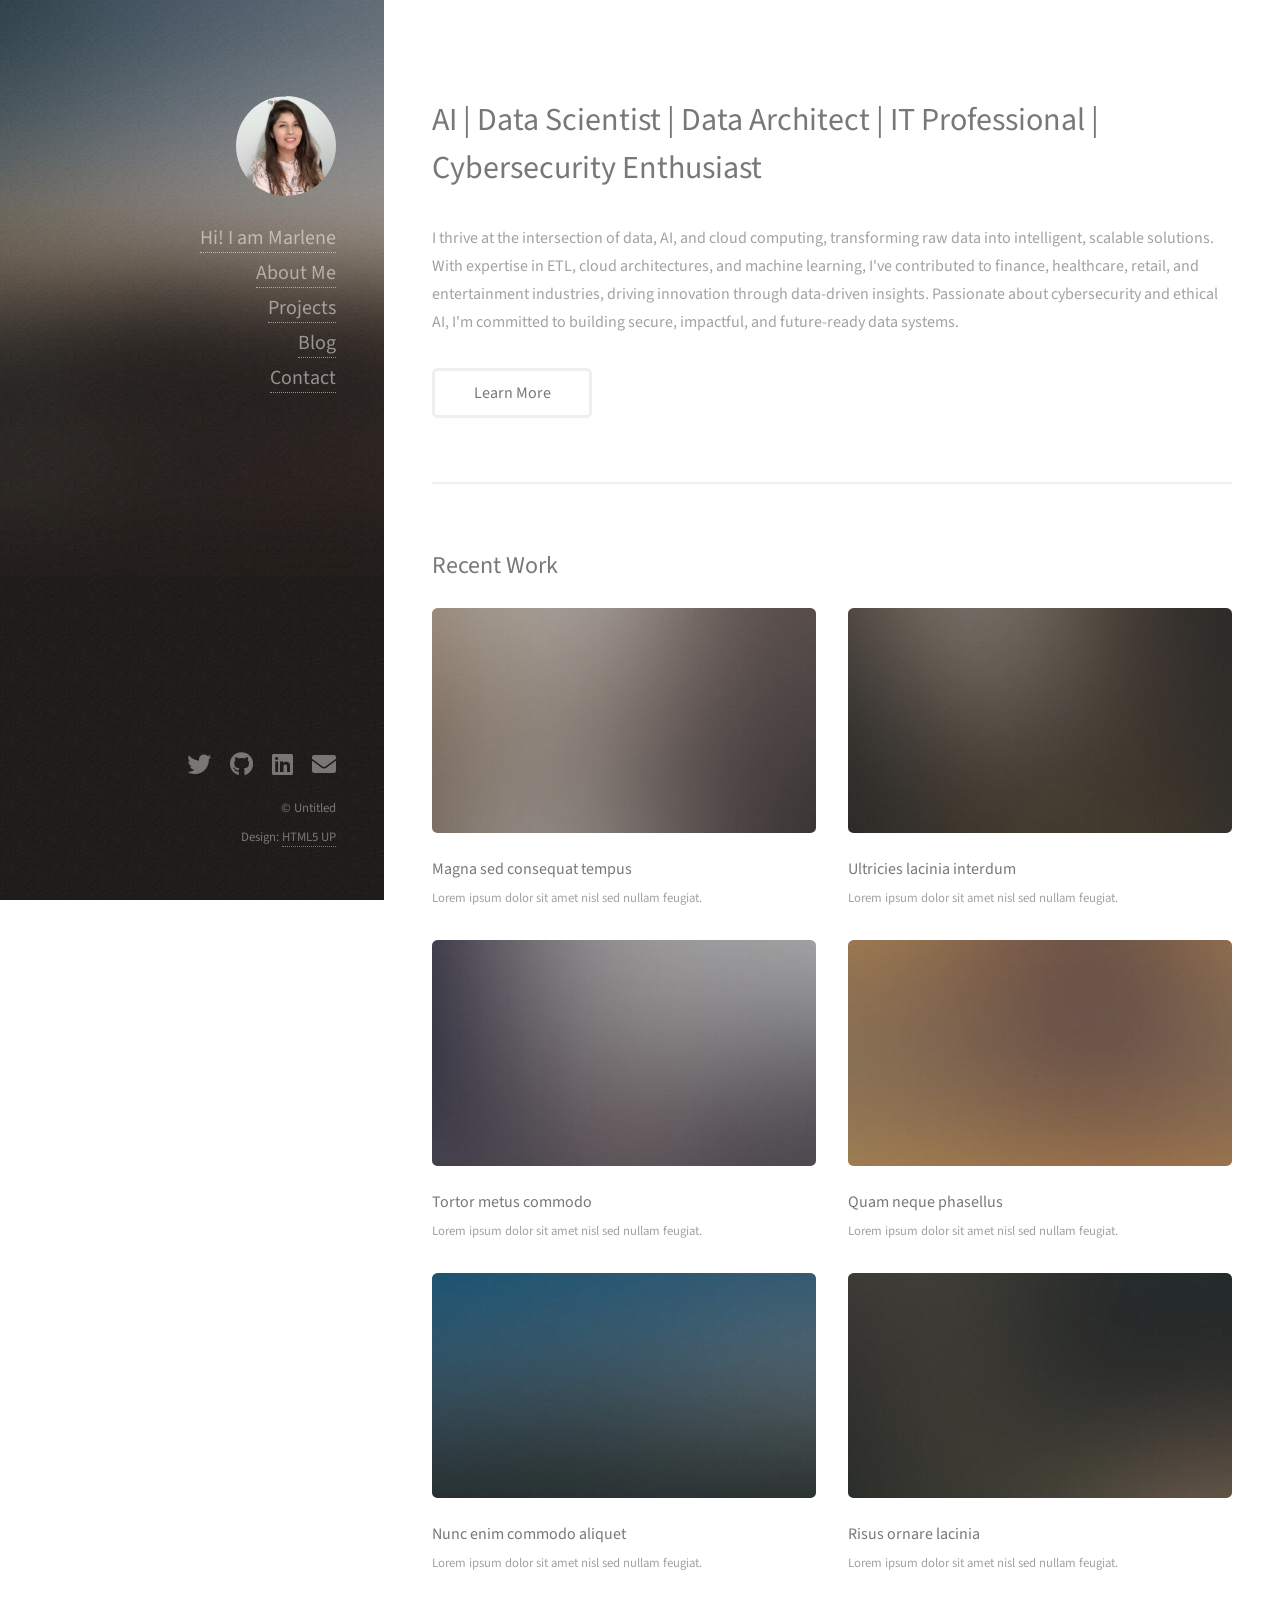
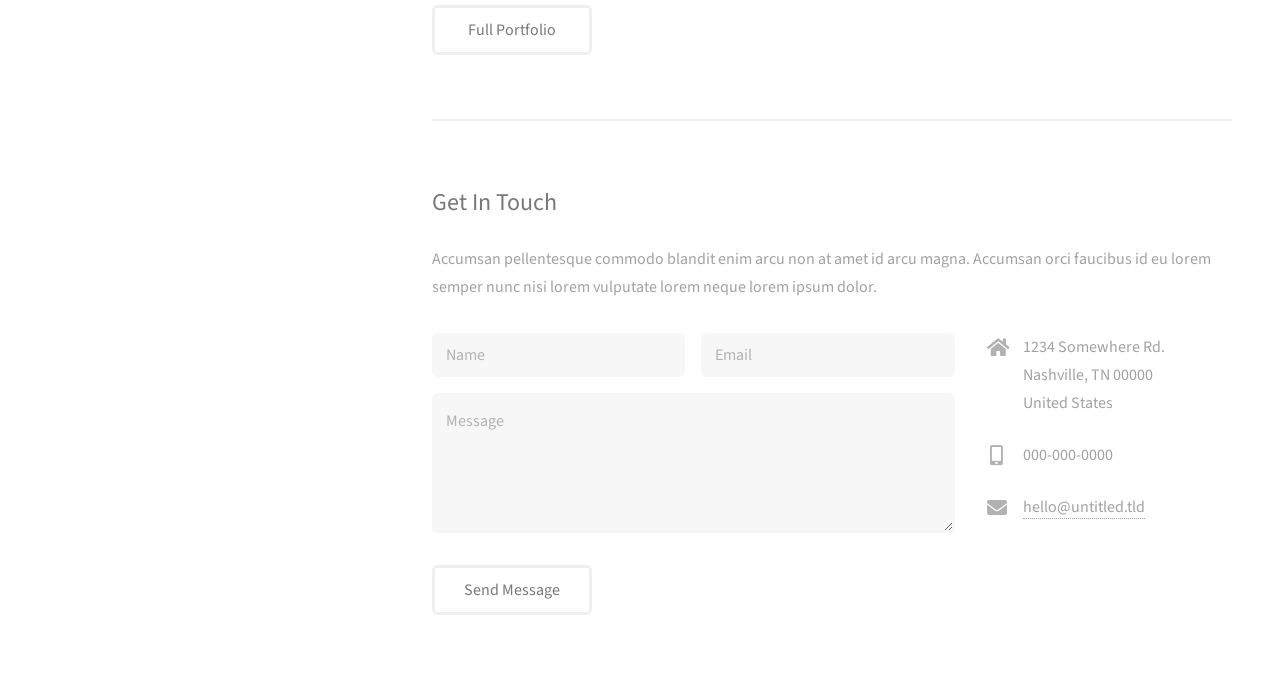
<file: index.html>
<!DOCTYPE HTML>
<!--
	Strata by HTML5 UP
	html5up.net | @ajlkn
	Free for personal and commercial use under the CCA 3.0 license (html5up.net/license)
-->
<html>
	<head>
		<title>Marlene's Portfolio</title>
		<meta charset="utf-8" />
		<meta name="viewport" content="width=device-width, initial-scale=1, user-scalable=no" />
		<link rel="stylesheet" href="assets/css/main.css" />
	</head>
	<body class="is-preload">

		<!-- Header -->
			<header id="header">
				<div class="inner">
					<a href="#" class="image avatar"><img src="./images/marlen.jpg" alt="" /></a>
					<h1><strong><a href="index.html">Hi! I am Marlene</a></strong> <br />
					<div><a href="about.html">About Me</a> <br /></div>
					<div><a href="#projects">Projects</a> <br /></div>
					<div><a href="#blog">Blog</a><br /></div>
					<div><a href="#contact">Contact</a> <br /></div>
					</h1>
				</div>
			</header>

		<!-- Main -->
			<div id="main">

				<!-- One -->
					<section id="one">
						<header class="major">
							<h2>AI | Data Scientist | Data Architect | IT Professional | Cybersecurity Enthusiast<br />
							</h2>
						</header>
						<p>I thrive at the intersection of data, AI, and cloud computing, transforming raw data into intelligent, scalable solutions. With expertise in ETL, cloud architectures, and machine learning, I've contributed to finance, healthcare, retail, and entertainment industries, driving innovation through data-driven insights. Passionate about cybersecurity and ethical AI, I'm committed to building secure, impactful, and future-ready data systems.</p>
						<ul class="actions">
							<li><a href="about.html" class="button">Learn More</a></li>
						</ul>
					</section>

				<!-- Two -->
					<section id="two">
						<h2>Recent Work</h2>
						<div class="row">
							<article class="col-6 col-12-xsmall work-item">
								<a href="images/fulls/01.jpg" class="image fit thumb"><img src="images/thumbs/01.jpg" alt="" /></a>
								<h3>Magna sed consequat tempus</h3>
								<p>Lorem ipsum dolor sit amet nisl sed nullam feugiat.</p>
							</article>
							<article class="col-6 col-12-xsmall work-item">
								<a href="images/fulls/02.jpg" class="image fit thumb"><img src="images/thumbs/02.jpg" alt="" /></a>
								<h3>Ultricies lacinia interdum</h3>
								<p>Lorem ipsum dolor sit amet nisl sed nullam feugiat.</p>
							</article>
							<article class="col-6 col-12-xsmall work-item">
								<a href="images/fulls/03.jpg" class="image fit thumb"><img src="images/thumbs/03.jpg" alt="" /></a>
								<h3>Tortor metus commodo</h3>
								<p>Lorem ipsum dolor sit amet nisl sed nullam feugiat.</p>
							</article>
							<article class="col-6 col-12-xsmall work-item">
								<a href="images/fulls/04.jpg" class="image fit thumb"><img src="images/thumbs/04.jpg" alt="" /></a>
								<h3>Quam neque phasellus</h3>
								<p>Lorem ipsum dolor sit amet nisl sed nullam feugiat.</p>
							</article>
							<article class="col-6 col-12-xsmall work-item">
								<a href="images/fulls/05.jpg" class="image fit thumb"><img src="images/thumbs/05.jpg" alt="" /></a>
								<h3>Nunc enim commodo aliquet</h3>
								<p>Lorem ipsum dolor sit amet nisl sed nullam feugiat.</p>
							</article>
							<article class="col-6 col-12-xsmall work-item">
								<a href="images/fulls/06.jpg" class="image fit thumb"><img src="images/thumbs/06.jpg" alt="" /></a>
								<h3>Risus ornare lacinia</h3>
								<p>Lorem ipsum dolor sit amet nisl sed nullam feugiat.</p>
							</article>
						</div>
						<ul class="actions">
							<li><a href="#" class="button">Full Portfolio</a></li>
						</ul>
					</section>

				<!-- Three -->
					<section id="three">
						<h2>Get In Touch</h2>
						<p>Accumsan pellentesque commodo blandit enim arcu non at amet id arcu magna. Accumsan orci faucibus id eu lorem semper nunc nisi lorem vulputate lorem neque lorem ipsum dolor.</p>
						<div class="row">
							<div class="col-8 col-12-small">
								<form method="post" action="#">
									<div class="row gtr-uniform gtr-50">
										<div class="col-6 col-12-xsmall"><input type="text" name="name" id="name" placeholder="Name" /></div>
										<div class="col-6 col-12-xsmall"><input type="email" name="email" id="email" placeholder="Email" /></div>
										<div class="col-12"><textarea name="message" id="message" placeholder="Message" rows="4"></textarea></div>
									</div>
								</form>
								<ul class="actions">
									<li><input type="submit" value="Send Message" /></li>
								</ul>
							</div>
							<div class="col-4 col-12-small">
								<ul class="labeled-icons">
									<li>
										<h3 class="icon solid fa-home"><span class="label">Address</span></h3>
										1234 Somewhere Rd.<br />
										Nashville, TN 00000<br />
										United States
									</li>
									<li>
										<h3 class="icon solid fa-mobile-alt"><span class="label">Phone</span></h3>
										000-000-0000
									</li>
									<li>
										<h3 class="icon solid fa-envelope"><span class="label">Email</span></h3>
										<a href="#">hello@untitled.tld</a>
									</li>
								</ul>
							</div>
						</div>
					</section>

				<!-- Four -->
				<!--
					<section id="four">
						<h2>Elements</h2>

						<section>
							<h4>Text</h4>
							<p>This is <b>bold</b> and this is <strong>strong</strong>. This is <i>italic</i> and this is <em>emphasized</em>.
							This is <sup>superscript</sup> text and this is <sub>subscript</sub> text.
							This is <u>underlined</u> and this is code: <code>for (;;) { ... }</code>. Finally, <a href="#">this is a link</a>.</p>
							<hr />
							<header>
								<h4>Heading with a Subtitle</h4>
								<p>Lorem ipsum dolor sit amet nullam id egestas urna aliquam</p>
							</header>
							<p>Nunc lacinia ante nunc ac lobortis. Interdum adipiscing gravida odio porttitor sem non mi integer non faucibus ornare mi ut ante amet placerat aliquet. Volutpat eu sed ante lacinia sapien lorem accumsan varius montes viverra nibh in adipiscing blandit tempus accumsan.</p>
							<header>
								<h5>Heading with a Subtitle</h5>
								<p>Lorem ipsum dolor sit amet nullam id egestas urna aliquam</p>
							</header>
							<p>Nunc lacinia ante nunc ac lobortis. Interdum adipiscing gravida odio porttitor sem non mi integer non faucibus ornare mi ut ante amet placerat aliquet. Volutpat eu sed ante lacinia sapien lorem accumsan varius montes viverra nibh in adipiscing blandit tempus accumsan.</p>
							<hr />
							<h2>Heading Level 2</h2>
							<h3>Heading Level 3</h3>
							<h4>Heading Level 4</h4>
							<h5>Heading Level 5</h5>
							<h6>Heading Level 6</h6>
							<hr />
							<h5>Blockquote</h5>
							<blockquote>Fringilla nisl. Donec accumsan interdum nisi, quis tincidunt felis sagittis eget tempus euismod. Vestibulum ante ipsum primis in faucibus vestibulum. Blandit adipiscing eu felis iaculis volutpat ac adipiscing accumsan faucibus. Vestibulum ante ipsum primis in faucibus lorem ipsum dolor sit amet nullam adipiscing eu felis.</blockquote>
							<h5>Preformatted</h5>
							<pre><code>i = 0;

while (!deck.isInOrder()) {
print 'Iteration ' + i;
deck.shuffle();
i++;
}

print 'It took ' + i + ' iterations to sort the deck.';</code></pre>
						</section>

						<section>
							<h4>Lists</h4>
							<div class="row">
								<div class="col-6 col-12-xsmall">
									<h5>Unordered</h5>
									<ul>
										<li>Dolor pulvinar etiam magna etiam.</li>
										<li>Sagittis adipiscing lorem eleifend.</li>
										<li>Felis enim feugiat dolore viverra.</li>
									</ul>
									<h5>Alternate</h5>
									<ul class="alt">
										<li>Dolor pulvinar etiam magna etiam.</li>
										<li>Sagittis adipiscing lorem eleifend.</li>
										<li>Felis enim feugiat dolore viverra.</li>
									</ul>
								</div>
								<div class="col-6 col-12-xsmall">
									<h5>Ordered</h5>
									<ol>
										<li>Dolor pulvinar etiam magna etiam.</li>
										<li>Etiam vel felis at lorem sed viverra.</li>
										<li>Felis enim feugiat dolore viverra.</li>
										<li>Dolor pulvinar etiam magna etiam.</li>
										<li>Etiam vel felis at lorem sed viverra.</li>
										<li>Felis enim feugiat dolore viverra.</li>
									</ol>
									<h5>Icons</h5>
									<ul class="icons">
										<li><a href="#" class="icon brands fa-twitter"><span class="label">Twitter</span></a></li>
										<li><a href="#" class="icon brands fa-facebook-f"><span class="label">Facebook</span></a></li>
										<li><a href="#" class="icon brands fa-instagram"><span class="label">Instagram</span></a></li>
										<li><a href="#" class="icon brands fa-github"><span class="label">Github</span></a></li>
										<li><a href="#" class="icon brands fa-dribbble"><span class="label">Dribbble</span></a></li>
										<li><a href="#" class="icon brands fa-tumblr"><span class="label">Tumblr</span></a></li>
									</ul>
								</div>
							</div>
							<h5>Actions</h5>
							<ul class="actions">
								<li><a href="#" class="button primary">Default</a></li>
								<li><a href="#" class="button">Default</a></li>
							</ul>
							<ul class="actions small">
								<li><a href="#" class="button primary small">Small</a></li>
								<li><a href="#" class="button small">Small</a></li>
							</ul>
							<div class="row">
								<div class="col-6 col-12-small">
									<ul class="actions stacked">
										<li><a href="#" class="button primary">Default</a></li>
										<li><a href="#" class="button">Default</a></li>
									</ul>
								</div>
								<div class="col-6 col-12-small">
									<ul class="actions stacked">
										<li><a href="#" class="button primary small">Small</a></li>
										<li><a href="#" class="button small">Small</a></li>
									</ul>
								</div>
								<div class="col-6 col-12-small">
									<ul class="actions stacked">
										<li><a href="#" class="button primary fit">Default</a></li>
										<li><a href="#" class="button fit">Default</a></li>
									</ul>
								</div>
								<div class="col-6 col-12-small">
									<ul class="actions stacked">
										<li><a href="#" class="button primary small fit">Small</a></li>
										<li><a href="#" class="button small fit">Small</a></li>
									</ul>
								</div>
							</div>
						</section>

						<section>
							<h4>Table</h4>
							<h5>Default</h5>
							<div class="table-wrapper">
								<table>
									<thead>
										<tr>
											<th>Name</th>
											<th>Description</th>
											<th>Price</th>
										</tr>
									</thead>
									<tbody>
										<tr>
											<td>Item One</td>
											<td>Ante turpis integer aliquet porttitor.</td>
											<td>29.99</td>
										</tr>
										<tr>
											<td>Item Two</td>
											<td>Vis ac commodo adipiscing arcu aliquet.</td>
											<td>19.99</td>
										</tr>
										<tr>
											<td>Item Three</td>
											<td> Morbi faucibus arcu accumsan lorem.</td>
											<td>29.99</td>
										</tr>
										<tr>
											<td>Item Four</td>
											<td>Vitae integer tempus condimentum.</td>
											<td>19.99</td>
										</tr>
										<tr>
											<td>Item Five</td>
											<td>Ante turpis integer aliquet porttitor.</td>
											<td>29.99</td>
										</tr>
									</tbody>
									<tfoot>
										<tr>
											<td colspan="2"></td>
											<td>100.00</td>
										</tr>
									</tfoot>
								</table>
							</div>

							<h5>Alternate</h5>
							<div class="table-wrapper">
								<table class="alt">
									<thead>
										<tr>
											<th>Name</th>
											<th>Description</th>
											<th>Price</th>
										</tr>
									</thead>
									<tbody>
										<tr>
											<td>Item One</td>
											<td>Ante turpis integer aliquet porttitor.</td>
											<td>29.99</td>
										</tr>
										<tr>
											<td>Item Two</td>
											<td>Vis ac commodo adipiscing arcu aliquet.</td>
											<td>19.99</td>
										</tr>
										<tr>
											<td>Item Three</td>
											<td> Morbi faucibus arcu accumsan lorem.</td>
											<td>29.99</td>
										</tr>
										<tr>
											<td>Item Four</td>
											<td>Vitae integer tempus condimentum.</td>
											<td>19.99</td>
										</tr>
										<tr>
											<td>Item Five</td>
											<td>Ante turpis integer aliquet porttitor.</td>
											<td>29.99</td>
										</tr>
									</tbody>
									<tfoot>
										<tr>
											<td colspan="2"></td>
											<td>100.00</td>
										</tr>
									</tfoot>
								</table>
							</div>
						</section>

						<section>
							<h4>Buttons</h4>
							<ul class="actions">
								<li><a href="#" class="button primary">Primary</a></li>
								<li><a href="#" class="button">Default</a></li>
							</ul>
							<ul class="actions">
								<li><a href="#" class="button large">Large</a></li>
								<li><a href="#" class="button">Default</a></li>
								<li><a href="#" class="button small">Small</a></li>
							</ul>
							<ul class="actions fit">
								<li><a href="#" class="button primary fit">Fit</a></li>
								<li><a href="#" class="button fit">Fit</a></li>
							</ul>
							<ul class="actions fit small">
								<li><a href="#" class="button primary fit small">Fit + Small</a></li>
								<li><a href="#" class="button fit small">Fit + Small</a></li>
							</ul>
							<ul class="actions">
								<li><a href="#" class="button primary icon solid fa-download">Icon</a></li>
								<li><a href="#" class="button icon solid fa-download">Icon</a></li>
							</ul>
							<ul class="actions">
								<li><span class="button primary disabled">Primary</span></li>
								<li><span class="button disabled">Default</span></li>
							</ul>
						</section>

						<section>
							<h4>Form</h4>
							<form method="post" action="#">
								<div class="row gtr-uniform gtr-50">
									<div class="col-6 col-12-xsmall">
										<input type="text" name="demo-name" id="demo-name" value="" placeholder="Name" />
									</div>
									<div class="col-6 col-12-xsmall">
										<input type="email" name="demo-email" id="demo-email" value="" placeholder="Email" />
									</div>
									<div class="col-12">
										<select name="demo-category" id="demo-category">
											<option value="">- Category -</option>
											<option value="1">Manufacturing</option>
											<option value="1">Shipping</option>
											<option value="1">Administration</option>
											<option value="1">Human Resources</option>
										</select>
									</div>
									<div class="col-4 col-12-small">
										<input type="radio" id="demo-priority-low" name="demo-priority" checked>
										<label for="demo-priority-low">Low Priority</label>
									</div>
									<div class="col-4 col-12-small">
										<input type="radio" id="demo-priority-normal" name="demo-priority">
										<label for="demo-priority-normal">Normal Priority</label>
									</div>
									<div class="col-4 col-12-small">
										<input type="radio" id="demo-priority-high" name="demo-priority">
										<label for="demo-priority-high">High Priority</label>
									</div>
									<div class="col-6 col-12-small">
										<input type="checkbox" id="demo-copy" name="demo-copy">
										<label for="demo-copy">Email me a copy of this message</label>
									</div>
									<div class="col-6 col-12-small">
										<input type="checkbox" id="demo-human" name="demo-human" checked>
										<label for="demo-human">I am a human and not a robot</label>
									</div>
									<div class="col-12">
										<textarea name="demo-message" id="demo-message" placeholder="Enter your message" rows="6"></textarea>
									</div>
									<div class="col-12">
										<ul class="actions">
											<li><input type="submit" value="Send Message" class="primary" /></li>
											<li><input type="reset" value="Reset" /></li>
										</ul>
									</div>
								</div>
							</form>
						</section>

						<section>
							<h4>Image</h4>
							<h5>Fit</h5>
							<div class="box alt">
								<div class="row gtr-50 gtr-uniform">
									<div class="col-12"><span class="image fit"><img src="images/fulls/05.jpg" alt="" /></span></div>
									<div class="col-4"><span class="image fit"><img src="images/thumbs/01.jpg" alt="" /></span></div>
									<div class="col-4"><span class="image fit"><img src="images/thumbs/02.jpg" alt="" /></span></div>
									<div class="col-4"><span class="image fit"><img src="images/thumbs/03.jpg" alt="" /></span></div>
									<div class="col-4"><span class="image fit"><img src="images/thumbs/04.jpg" alt="" /></span></div>
									<div class="col-4"><span class="image fit"><img src="images/thumbs/05.jpg" alt="" /></span></div>
									<div class="col-4"><span class="image fit"><img src="images/thumbs/06.jpg" alt="" /></span></div>
									<div class="col-4"><span class="image fit"><img src="images/thumbs/03.jpg" alt="" /></span></div>
									<div class="col-4"><span class="image fit"><img src="images/thumbs/02.jpg" alt="" /></span></div>
									<div class="col-4"><span class="image fit"><img src="images/thumbs/01.jpg" alt="" /></span></div>
								</div>
							</div>
							<h5>Left &amp; Right</h5>
							<p><span class="image left"><img src="images/avatar.jpg" alt="" /></span>Fringilla nisl. Donec accumsan interdum nisi, quis tincidunt felis sagittis eget. tempus euismod. Vestibulum ante ipsum primis in faucibus vestibulum. Blandit adipiscing eu felis iaculis volutpat ac adipiscing accumsan eu faucibus. Integer ac pellentesque praesent tincidunt felis sagittis eget. tempus euismod. Vestibulum ante ipsum primis in faucibus vestibulum. Blandit adipiscing eu felis iaculis volutpat ac adipiscing accumsan eu faucibus. Integer ac pellentesque praesent. Donec accumsan interdum nisi, quis tincidunt felis sagittis eget. tempus euismod. Vestibulum ante ipsum primis in faucibus vestibulum. Blandit adipiscing eu felis iaculis volutpat ac adipiscing accumsan eu faucibus. Integer ac pellentesque praesent tincidunt felis sagittis eget. tempus euismod. Vestibulum ante ipsum primis in faucibus vestibulum. Blandit adipiscing eu felis iaculis volutpat ac adipiscing accumsan eu faucibus. Integer ac pellentesque praesent.</p>
							<p><span class="image right"><img src="images/avatar.jpg" alt="" /></span>Fringilla nisl. Donec accumsan interdum nisi, quis tincidunt felis sagittis eget. tempus euismod. Vestibulum ante ipsum primis in faucibus vestibulum. Blandit adipiscing eu felis iaculis volutpat ac adipiscing accumsan eu faucibus. Integer ac pellentesque praesent tincidunt felis sagittis eget. tempus euismod. Vestibulum ante ipsum primis in faucibus vestibulum. Blandit adipiscing eu felis iaculis volutpat ac adipiscing accumsan eu faucibus. Integer ac pellentesque praesent. Donec accumsan interdum nisi, quis tincidunt felis sagittis eget. tempus euismod. Vestibulum ante ipsum primis in faucibus vestibulum. Blandit adipiscing eu felis iaculis volutpat ac adipiscing accumsan eu faucibus. Integer ac pellentesque praesent tincidunt felis sagittis eget. tempus euismod. Vestibulum ante ipsum primis in faucibus vestibulum. Blandit adipiscing eu felis iaculis volutpat ac adipiscing accumsan eu faucibus. Integer ac pellentesque praesent.</p>
						</section>

					</section>
				-->

			</div>

		<!-- Footer -->
			<footer id="footer">
				<div class="inner">
					<ul class="icons">
						<li><a href="#" class="icon brands fa-twitter"><span class="label">Twitter</span></a></li>
						<li><a href="https://mtpradoc.github.io" class="icon brands fa-github"><span class="label">Github</span></a></li>
						<li><a href="#" class="icon brands fa-linkedin"><span class="label">Linkedin</span></a></li>
						<li><a href="#" class="icon solid fa-envelope"><span class="label">Email</span></a></li>
					</ul>
					<ul class="copyright">
						<li>&copy; Untitled</li><li>Design: <a href="http://html5up.net">HTML5 UP</a></li>
					</ul>
				</div>
			</footer>

		<!-- Scripts -->
			<script src="assets/js/jquery.min.js"></script>
			<script src="assets/js/jquery.poptrox.min.js"></script>
			<script src="assets/js/browser.min.js"></script>
			<script src="assets/js/breakpoints.min.js"></script>
			<script src="assets/js/util.js"></script>
			<script src="assets/js/main.js"></script>

	</body>
</html>
</file>
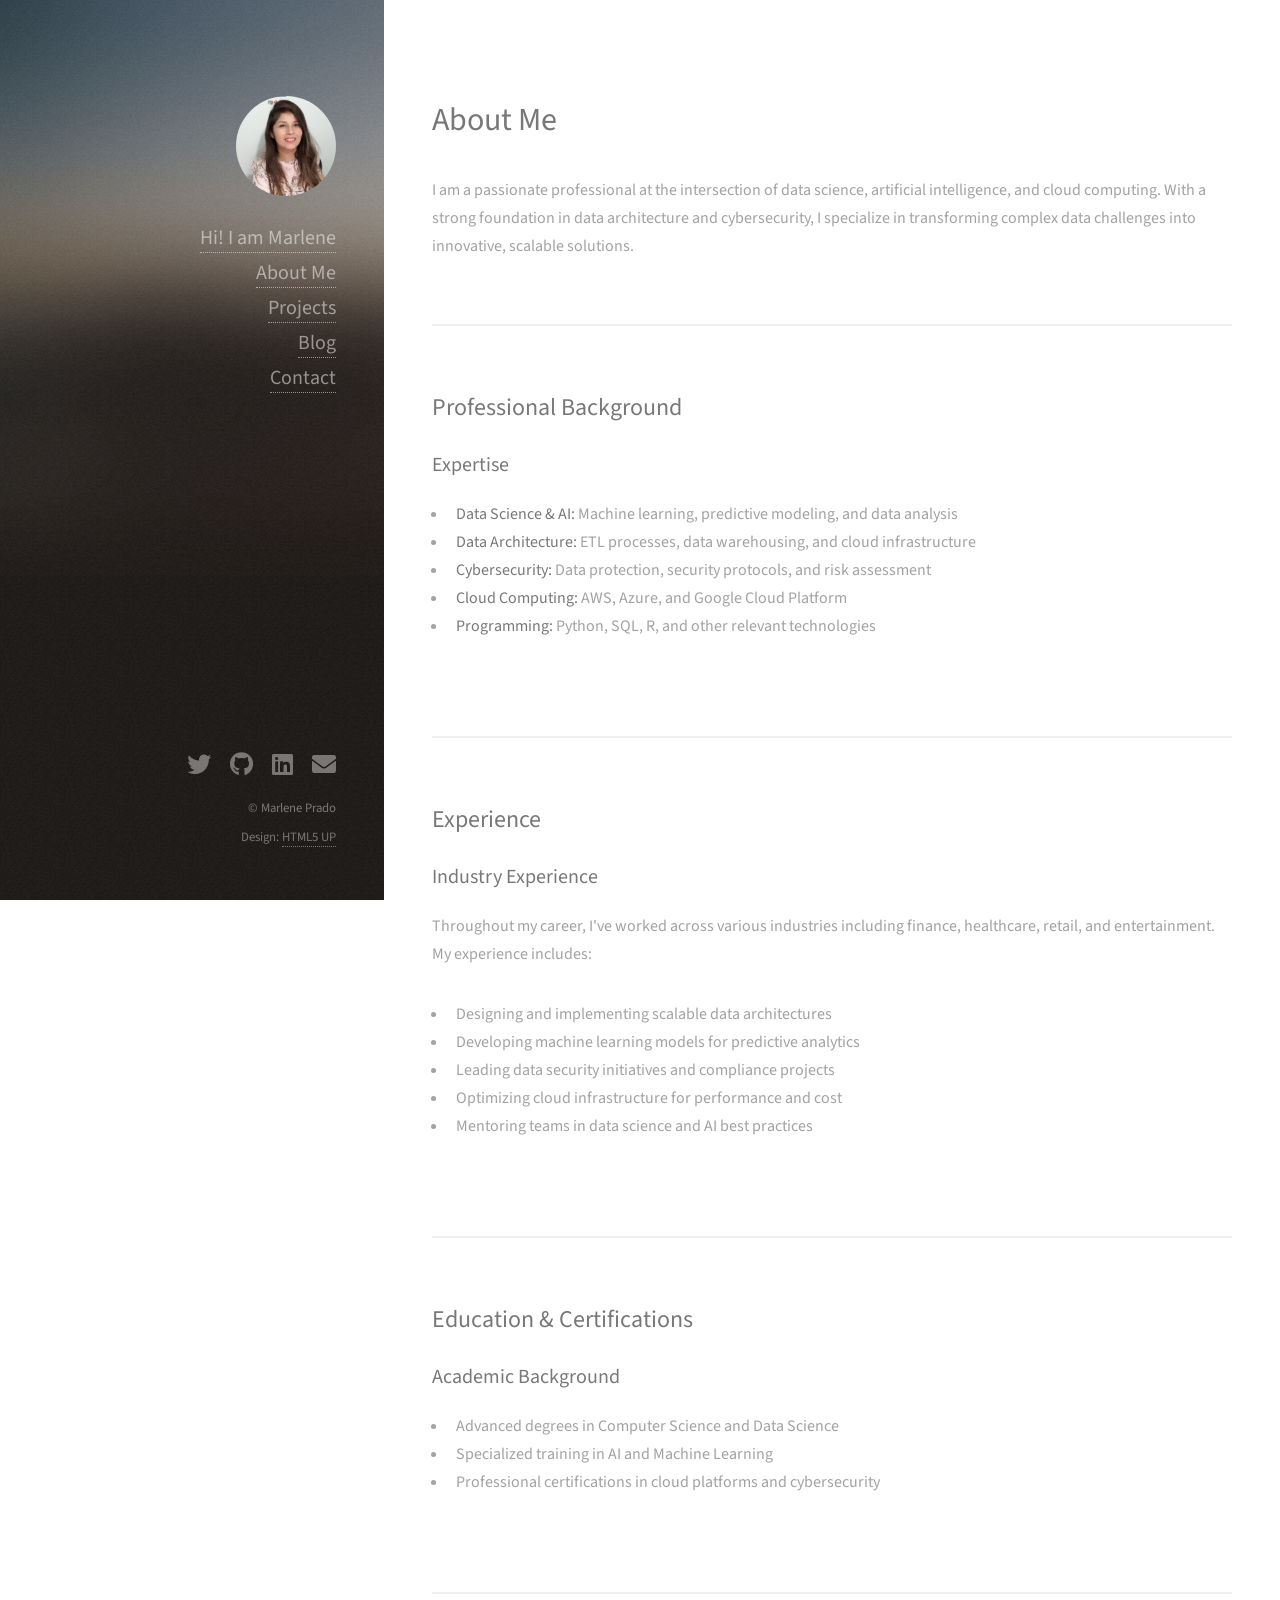
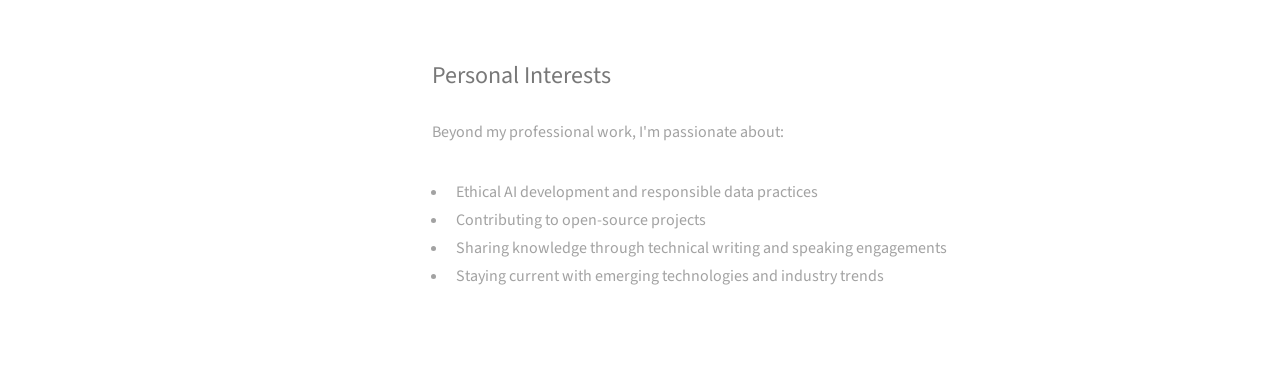
<file: about.html>
<!DOCTYPE HTML>
<!--
	Strata by HTML5 UP
	html5up.net | @ajlkn
	Free for personal and commercial use under the CCA 3.0 license (html5up.net/license)
-->
<html>
	<head>
		<title>About Me - Marlene's Portfolio</title>
		<meta charset="utf-8" />
		<meta name="viewport" content="width=device-width, initial-scale=1, user-scalable=no" />
		<link rel="stylesheet" href="assets/css/main.css" />
	</head>
	<body class="is-preload">

		<!-- Header -->
			<header id="header">
				<div class="inner">
					<a href="index.html" class="image avatar"><img src="./images/marlen.jpg" alt="" /></a>
					<h1><strong><a href="index.html">Hi! I am Marlene</a></strong> <br />
					<div><a href="about.html">About Me</a> <br /></div>
					<div><a href="index.html#projects">Projects</a> <br /></div>
					<div><a href="index.html#blog">Blog</a><br /></div>
					<div><a href="index.html#contact">Contact</a> <br /></div>
					</h1>
				</div>
			</header>

		<!-- Main -->
			<div id="main">

				<!-- One -->
					<section id="one">
						<header class="major">
							<h2>About Me</h2>
						</header>
						<p>I am a passionate professional at the intersection of data science, artificial intelligence, and cloud computing. With a strong foundation in data architecture and cybersecurity, I specialize in transforming complex data challenges into innovative, scalable solutions.</p>
					</section>

				<!-- Two -->
					<section id="two">
						<h2>Professional Background</h2>
						<div class="row">
							<article class="col-12">
								<h3>Expertise</h3>
								<ul>
									<li><strong>Data Science & AI:</strong> Machine learning, predictive modeling, and data analysis</li>
									<li><strong>Data Architecture:</strong> ETL processes, data warehousing, and cloud infrastructure</li>
									<li><strong>Cybersecurity:</strong> Data protection, security protocols, and risk assessment</li>
									<li><strong>Cloud Computing:</strong> AWS, Azure, and Google Cloud Platform</li>
									<li><strong>Programming:</strong> Python, SQL, R, and other relevant technologies</li>
								</ul>
							</article>
						</div>
					</section>

				<!-- Three -->
					<section id="three">
						<h2>Experience</h2>
						<div class="row">
							<article class="col-12">
								<h3>Industry Experience</h3>
								<p>Throughout my career, I've worked across various industries including finance, healthcare, retail, and entertainment. My experience includes:</p>
								<ul>
									<li>Designing and implementing scalable data architectures</li>
									<li>Developing machine learning models for predictive analytics</li>
									<li>Leading data security initiatives and compliance projects</li>
									<li>Optimizing cloud infrastructure for performance and cost</li>
									<li>Mentoring teams in data science and AI best practices</li>
								</ul>
							</article>
						</div>
					</section>

				<!-- Four -->
					<section id="four">
						<h2>Education & Certifications</h2>
						<div class="row">
							<article class="col-12">
								<h3>Academic Background</h3>
								<ul>
									<li>Advanced degrees in Computer Science and Data Science</li>
									<li>Specialized training in AI and Machine Learning</li>
									<li>Professional certifications in cloud platforms and cybersecurity</li>
								</ul>
							</article>
						</div>
					</section>

				<!-- Five -->
					<section id="five">
						<h2>Personal Interests</h2>
						<div class="row">
							<article class="col-12">
								<p>Beyond my professional work, I'm passionate about:</p>
								<ul>
									<li>Ethical AI development and responsible data practices</li>
									<li>Contributing to open-source projects</li>
									<li>Sharing knowledge through technical writing and speaking engagements</li>
									<li>Staying current with emerging technologies and industry trends</li>
								</ul>
							</article>
						</div>
					</section>

			</div>

		<!-- Footer -->
			<footer id="footer">
				<div class="inner">
					<ul class="icons">
						<li><a href="#" class="icon brands fa-twitter"><span class="label">Twitter</span></a></li>
						<li><a href="https://mtpradoc.github.io" class="icon brands fa-github"><span class="label">Github</span></a></li>
						<li><a href="#" class="icon brands fa-linkedin"><span class="label">Linkedin</span></a></li>
						<li><a href="#" class="icon solid fa-envelope"><span class="label">Email</span></a></li>
					</ul>
					<ul class="copyright">
						<li>&copy; Marlene Prado</li><li>Design: <a href="http://html5up.net">HTML5 UP</a></li>
					</ul>
				</div>
			</footer>

		<!-- Scripts -->
			<script src="assets/js/jquery.min.js"></script>
			<script src="assets/js/jquery.poptrox.min.js"></script>
			<script src="assets/js/browser.min.js"></script>
			<script src="assets/js/breakpoints.min.js"></script>
			<script src="assets/js/util.js"></script>
			<script src="assets/js/main.js"></script>

	</body>
</html>
</file>
<file: assets/css/main.css>
@import url("fontawesome-all.min.css");
@import url("https://fonts.googleapis.com/css?family=Source+Sans+Pro:400,400italic");

/*
	Strata by HTML5 UP
	html5up.net | @ajlkn
	Free for personal and commercial use under the CCA 3.0 license (html5up.net/license)
*/

html, body, div, span, applet, object,
iframe, h1, h2, h3, h4, h5, h6, p, blockquote,
pre, a, abbr, acronym, address, big, cite,
code, del, dfn, em, img, ins, kbd, q, s, samp,
small, strike, strong, sub, sup, tt, var, b,
u, i, center, dl, dt, dd, ol, ul, li, fieldset,
form, label, legend, table, caption, tbody,
tfoot, thead, tr, th, td, article, aside,
canvas, details, embed, figure, figcaption,
footer, header, hgroup, menu, nav, output, ruby,
section, summary, time, mark, audio, video {
	margin: 0;
	padding: 0;
	border: 0;
	font-size: 100%;
	font: inherit;
	vertical-align: baseline;}

article, aside, details, figcaption, figure,
footer, header, hgroup, menu, nav, section {
	display: block;}

body {
	line-height: 1;
}

ol, ul {
	list-style: none;
}

blockquote, q {
	quotes: none;
}

	blockquote:before, blockquote:after, q:before, q:after {
		content: '';
		content: none;
	}

table {
	border-collapse: collapse;
	border-spacing: 0;
}

body {
	-webkit-text-size-adjust: none;
}

mark {
	background-color: transparent;
	color: inherit;
}

input::-moz-focus-inner {
	border: 0;
	padding: 0;
}

input, select, textarea {
	-moz-appearance: none;
	-webkit-appearance: none;
	-ms-appearance: none;
	appearance: none;
}

/* Basic */

	html {
		box-sizing: border-box;
	}

	*, *:before, *:after {
		box-sizing: inherit;
	}

	body {
		background: #fff;
	}

		body.is-preload *, body.is-preload *:before, body.is-preload *:after {
			-moz-animation: none !important;
			-webkit-animation: none !important;
			-ms-animation: none !important;
			animation: none !important;
			-moz-transition: none !important;
			-webkit-transition: none !important;
			-ms-transition: none !important;
			transition: none !important;
		}

	body, input, select, textarea {
		color: #a2a2a2;
		font-family: "Source Sans Pro", Helvetica, sans-serif;
		font-size: 16pt;
		font-weight: 400;
		line-height: 1.75em;
	}

	a {
		-moz-transition: color 0.2s ease-in-out, border-color 0.2s ease-in-out;
		-webkit-transition: color 0.2s ease-in-out, border-color 0.2s ease-in-out;
		-ms-transition: color 0.2s ease-in-out, border-color 0.2s ease-in-out;
		transition: color 0.2s ease-in-out, border-color 0.2s ease-in-out;
		border-bottom: dotted 1px;
		color: #49bf9d;
		text-decoration: none;
	}

		a:hover {
			border-bottom-color: transparent;
			color: #49bf9d !important;
			text-decoration: none;
		}

	strong, b {
		color: #787878;
		font-weight: 400;
	}

	em, i {
		font-style: italic;
	}

	p {
		margin: 0 0 2em 0;
	}

	h1, h2, h3, h4, h5, h6 {
		color: #787878;
		font-weight: 400;
		line-height: 1em;
		margin: 0 0 1em 0;
	}

		h1 a, h2 a, h3 a, h4 a, h5 a, h6 a {
			color: inherit;
			text-decoration: none;
		}

	h1 {
		font-size: 2em;
		line-height: 1.5em;
	}

	h2 {
		font-size: 1.5em;
		line-height: 1.5em;
	}

	h3 {
		font-size: 1.25em;
		line-height: 1.5em;
	}

	h4 {
		font-size: 1.1em;
		line-height: 1.5em;
	}

	h5 {
		font-size: 0.9em;
		line-height: 1.5em;
	}

	h6 {
		font-size: 0.7em;
		line-height: 1.5em;
	}

	sub {
		font-size: 0.8em;
		position: relative;
		top: 0.5em;
	}

	sup {
		font-size: 0.8em;
		position: relative;
		top: -0.5em;
	}

	hr {
		border: 0;
		border-bottom: solid 2px #efefef;
		margin: 2em 0;
	}

		hr.major {
			margin: 3em 0;
		}

	blockquote {
		border-left: solid 6px #efefef;
		font-style: italic;
		margin: 0 0 2em 0;
		padding: 0.5em 0 0.5em 1.5em;
	}

	code {
		background: #f7f7f7;
		border-radius: 0.35em;
		border: solid 2px #efefef;
		font-family: "Courier New", monospace;
		font-size: 0.9em;
		margin: 0 0.25em;
		padding: 0.25em 0.65em;
	}

	pre {
		-webkit-overflow-scrolling: touch;
		font-family: "Courier New", monospace;
		font-size: 0.9em;
		margin: 0 0 2em 0;
	}

		pre code {
			display: block;
			line-height: 1.75em;
			padding: 1em 1.5em;
			overflow-x: auto;
		}

	.align-left {
		text-align: left;
	}

	.align-center {
		text-align: center;
	}

	.align-right {
		text-align: right;
	}

/* Container */

	.container {
		margin: 0 auto;
		max-width: calc(100% - 4em);
		width: 100%;
	}

		.container.xsmall {
			width: 25%;
		}

		.container.small {
			width: 50%;
		}

		.container.medium {
			width: 75%;
		}

		.container.large {
			width: 125%;
		}

		.container.xlarge {
			width: 150%;
		}

		.container.max {
			width: 100%;
		}

		@media screen and (max-width: 980px) {

			.container {
				width: 100% !important;
				max-width: 100% !important;
			}

		}

		@media screen and (max-width: 480px) {

			.container {
				max-width: calc(100% - 3em);
			}

		}

/* Row */

	.row {
		display: flex;
		flex-wrap: wrap;
		box-sizing: border-box;
		align-items: stretch;
	}

		.row > * {
			box-sizing: border-box;
		}

		.row.gtr-uniform > * > :last-child {
			margin-bottom: 0;
		}

		.row.aln-left {
			justify-content: flex-start;
		}

		.row.aln-center {
			justify-content: center;
		}

		.row.aln-right {
			justify-content: flex-end;
		}

		.row.aln-top {
			align-items: flex-start;
		}

		.row.aln-middle {
			align-items: center;
		}

		.row.aln-bottom {
			align-items: flex-end;
		}

		.row > .imp {
			order: -1;
		}

		.row > .col-1 {
			width: 8.33333%;
		}

		.row > .off-1 {
			margin-left: 8.33333%;
		}

		.row > .col-2 {
			width: 16.66667%;
		}

		.row > .off-2 {
			margin-left: 16.66667%;
		}

		.row > .col-3 {
			width: 25%;
		}

		.row > .off-3 {
			margin-left: 25%;
		}

		.row > .col-4 {
			width: 33.33333%;
		}

		.row > .off-4 {
			margin-left: 33.33333%;
		}

		.row > .col-5 {
			width: 41.66667%;
		}

		.row > .off-5 {
			margin-left: 41.66667%;
		}

		.row > .col-6 {
			width: 50%;
		}

		.row > .off-6 {
			margin-left: 50%;
		}

		.row > .col-7 {
			width: 58.33333%;
		}

		.row > .off-7 {
			margin-left: 58.33333%;
		}

		.row > .col-8 {
			width: 66.66667%;
		}

		.row > .off-8 {
			margin-left: 66.66667%;
		}

		.row > .col-9 {
			width: 75%;
		}

		.row > .off-9 {
			margin-left: 75%;
		}

		.row > .col-10 {
			width: 83.33333%;
		}

		.row > .off-10 {
			margin-left: 83.33333%;
		}

		.row > .col-11 {
			width: 91.66667%;
		}

		.row > .off-11 {
			margin-left: 91.66667%;
		}

		.row > .col-12 {
			width: 100%;
		}

		.row > .off-12 {
			margin-left: 100%;
		}

		.row.gtr-0 {
			margin-top: 0;
			margin-left: 0em;
		}

			.row.gtr-0 > * {
				padding: 0 0 0 0em;
			}

			.row.gtr-0.gtr-uniform {
				margin-top: 0em;
			}

				.row.gtr-0.gtr-uniform > * {
					padding-top: 0em;
				}

		.row.gtr-25 {
			margin-top: 0;
			margin-left: -0.625em;
		}

			.row.gtr-25 > * {
				padding: 0 0 0 0.625em;
			}

			.row.gtr-25.gtr-uniform {
				margin-top: -0.625em;
			}

				.row.gtr-25.gtr-uniform > * {
					padding-top: 0.625em;
				}

		.row.gtr-50 {
			margin-top: 0;
			margin-left: -1.25em;
		}

			.row.gtr-50 > * {
				padding: 0 0 0 1.25em;
			}

			.row.gtr-50.gtr-uniform {
				margin-top: -1.25em;
			}

				.row.gtr-50.gtr-uniform > * {
					padding-top: 1.25em;
				}

		.row {
			margin-top: 0;
			margin-left: -2.5em;
		}

			.row > * {
				padding: 0 0 0 2.5em;
			}

			.row.gtr-uniform {
				margin-top: -2.5em;
			}

				.row.gtr-uniform > * {
					padding-top: 2.5em;
				}

		.row.gtr-150 {
			margin-top: 0;
			margin-left: -3.75em;
		}

			.row.gtr-150 > * {
				padding: 0 0 0 3.75em;
			}

			.row.gtr-150.gtr-uniform {
				margin-top: -3.75em;
			}

				.row.gtr-150.gtr-uniform > * {
					padding-top: 3.75em;
				}

		.row.gtr-200 {
			margin-top: 0;
			margin-left: -5em;
		}

			.row.gtr-200 > * {
				padding: 0 0 0 5em;
			}

			.row.gtr-200.gtr-uniform {
				margin-top: -5em;
			}

				.row.gtr-200.gtr-uniform > * {
					padding-top: 5em;
				}

		@media screen and (max-width: 1800px) {

			.row {
				display: flex;
				flex-wrap: wrap;
				box-sizing: border-box;
				align-items: stretch;
			}

				.row > * {
					box-sizing: border-box;
				}

				.row.gtr-uniform > * > :last-child {
					margin-bottom: 0;
				}

				.row.aln-left {
					justify-content: flex-start;
				}

				.row.aln-center {
					justify-content: center;
				}

				.row.aln-right {
					justify-content: flex-end;
				}

				.row.aln-top {
					align-items: flex-start;
				}

				.row.aln-middle {
					align-items: center;
				}

				.row.aln-bottom {
					align-items: flex-end;
				}

				.row > .imp-xlarge {
					order: -1;
				}

				.row > .col-1-xlarge {
					width: 8.33333%;
				}

				.row > .off-1-xlarge {
					margin-left: 8.33333%;
				}

				.row > .col-2-xlarge {
					width: 16.66667%;
				}

				.row > .off-2-xlarge {
					margin-left: 16.66667%;
				}

				.row > .col-3-xlarge {
					width: 25%;
				}

				.row > .off-3-xlarge {
					margin-left: 25%;
				}

				.row > .col-4-xlarge {
					width: 33.33333%;
				}

				.row > .off-4-xlarge {
					margin-left: 33.33333%;
				}

				.row > .col-5-xlarge {
					width: 41.66667%;
				}

				.row > .off-5-xlarge {
					margin-left: 41.66667%;
				}

				.row > .col-6-xlarge {
					width: 50%;
				}

				.row > .off-6-xlarge {
					margin-left: 50%;
				}

				.row > .col-7-xlarge {
					width: 58.33333%;
				}

				.row > .off-7-xlarge {
					margin-left: 58.33333%;
				}

				.row > .col-8-xlarge {
					width: 66.66667%;
				}

				.row > .off-8-xlarge {
					margin-left: 66.66667%;
				}

				.row > .col-9-xlarge {
					width: 75%;
				}

				.row > .off-9-xlarge {
					margin-left: 75%;
				}

				.row > .col-10-xlarge {
					width: 83.33333%;
				}

				.row > .off-10-xlarge {
					margin-left: 83.33333%;
				}

				.row > .col-11-xlarge {
					width: 91.66667%;
				}

				.row > .off-11-xlarge {
					margin-left: 91.66667%;
				}

				.row > .col-12-xlarge {
					width: 100%;
				}

				.row > .off-12-xlarge {
					margin-left: 100%;
				}

				.row.gtr-0 {
					margin-top: 0;
					margin-left: 0em;
				}

					.row.gtr-0 > * {
						padding: 0 0 0 0em;
					}

					.row.gtr-0.gtr-uniform {
						margin-top: 0em;
					}

						.row.gtr-0.gtr-uniform > * {
							padding-top: 0em;
						}

				.row.gtr-25 {
					margin-top: 0;
					margin-left: -0.625em;
				}

					.row.gtr-25 > * {
						padding: 0 0 0 0.625em;
					}

					.row.gtr-25.gtr-uniform {
						margin-top: -0.625em;
					}

						.row.gtr-25.gtr-uniform > * {
							padding-top: 0.625em;
						}

				.row.gtr-50 {
					margin-top: 0;
					margin-left: -1.25em;
				}

					.row.gtr-50 > * {
						padding: 0 0 0 1.25em;
					}

					.row.gtr-50.gtr-uniform {
						margin-top: -1.25em;
					}

						.row.gtr-50.gtr-uniform > * {
							padding-top: 1.25em;
						}

				.row {
					margin-top: 0;
					margin-left: -2.5em;
				}

					.row > * {
						padding: 0 0 0 2.5em;
					}

					.row.gtr-uniform {
						margin-top: -2.5em;
					}

						.row.gtr-uniform > * {
							padding-top: 2.5em;
						}

				.row.gtr-150 {
					margin-top: 0;
					margin-left: -3.75em;
				}

					.row.gtr-150 > * {
						padding: 0 0 0 3.75em;
					}

					.row.gtr-150.gtr-uniform {
						margin-top: -3.75em;
					}

						.row.gtr-150.gtr-uniform > * {
							padding-top: 3.75em;
						}

				.row.gtr-200 {
					margin-top: 0;
					margin-left: -5em;
				}

					.row.gtr-200 > * {
						padding: 0 0 0 5em;
					}

					.row.gtr-200.gtr-uniform {
						margin-top: -5em;
					}

						.row.gtr-200.gtr-uniform > * {
							padding-top: 5em;
						}

		}

		@media screen and (max-width: 1280px) {

			.row {
				display: flex;
				flex-wrap: wrap;
				box-sizing: border-box;
				align-items: stretch;
			}

				.row > * {
					box-sizing: border-box;
				}

				.row.gtr-uniform > * > :last-child {
					margin-bottom: 0;
				}

				.row.aln-left {
					justify-content: flex-start;
				}

				.row.aln-center {
					justify-content: center;
				}

				.row.aln-right {
					justify-content: flex-end;
				}

				.row.aln-top {
					align-items: flex-start;
				}

				.row.aln-middle {
					align-items: center;
				}

				.row.aln-bottom {
					align-items: flex-end;
				}

				.row > .imp-large {
					order: -1;
				}

				.row > .col-1-large {
					width: 8.33333%;
				}

				.row > .off-1-large {
					margin-left: 8.33333%;
				}

				.row > .col-2-large {
					width: 16.66667%;
				}

				.row > .off-2-large {
					margin-left: 16.66667%;
				}

				.row > .col-3-large {
					width: 25%;
				}

				.row > .off-3-large {
					margin-left: 25%;
				}

				.row > .col-4-large {
					width: 33.33333%;
				}

				.row > .off-4-large {
					margin-left: 33.33333%;
				}

				.row > .col-5-large {
					width: 41.66667%;
				}

				.row > .off-5-large {
					margin-left: 41.66667%;
				}

				.row > .col-6-large {
					width: 50%;
				}

				.row > .off-6-large {
					margin-left: 50%;
				}

				.row > .col-7-large {
					width: 58.33333%;
				}

				.row > .off-7-large {
					margin-left: 58.33333%;
				}

				.row > .col-8-large {
					width: 66.66667%;
				}

				.row > .off-8-large {
					margin-left: 66.66667%;
				}

				.row > .col-9-large {
					width: 75%;
				}

				.row > .off-9-large {
					margin-left: 75%;
				}

				.row > .col-10-large {
					width: 83.33333%;
				}

				.row > .off-10-large {
					margin-left: 83.33333%;
				}

				.row > .col-11-large {
					width: 91.66667%;
				}

				.row > .off-11-large {
					margin-left: 91.66667%;
				}

				.row > .col-12-large {
					width: 100%;
				}

				.row > .off-12-large {
					margin-left: 100%;
				}

				.row.gtr-0 {
					margin-top: 0;
					margin-left: 0em;
				}

					.row.gtr-0 > * {
						padding: 0 0 0 0em;
					}

					.row.gtr-0.gtr-uniform {
						margin-top: 0em;
					}

						.row.gtr-0.gtr-uniform > * {
							padding-top: 0em;
						}

				.row.gtr-25 {
					margin-top: 0;
					margin-left: -0.5em;
				}

					.row.gtr-25 > * {
						padding: 0 0 0 0.5em;
					}

					.row.gtr-25.gtr-uniform {
						margin-top: -0.5em;
					}

						.row.gtr-25.gtr-uniform > * {
							padding-top: 0.5em;
						}

				.row.gtr-50 {
					margin-top: 0;
					margin-left: -1em;
				}

					.row.gtr-50 > * {
						padding: 0 0 0 1em;
					}

					.row.gtr-50.gtr-uniform {
						margin-top: -1em;
					}

						.row.gtr-50.gtr-uniform > * {
							padding-top: 1em;
						}

				.row {
					margin-top: 0;
					margin-left: -2em;
				}

					.row > * {
						padding: 0 0 0 2em;
					}

					.row.gtr-uniform {
						margin-top: -2em;
					}

						.row.gtr-uniform > * {
							padding-top: 2em;
						}

				.row.gtr-150 {
					margin-top: 0;
					margin-left: -3em;
				}

					.row.gtr-150 > * {
						padding: 0 0 0 3em;
					}

					.row.gtr-150.gtr-uniform {
						margin-top: -3em;
					}

						.row.gtr-150.gtr-uniform > * {
							padding-top: 3em;
						}

				.row.gtr-200 {
					margin-top: 0;
					margin-left: -4em;
				}

					.row.gtr-200 > * {
						padding: 0 0 0 4em;
					}

					.row.gtr-200.gtr-uniform {
						margin-top: -4em;
					}

						.row.gtr-200.gtr-uniform > * {
							padding-top: 4em;
						}

		}

		@media screen and (max-width: 980px) {

			.row {
				display: flex;
				flex-wrap: wrap;
				box-sizing: border-box;
				align-items: stretch;
			}

				.row > * {
					box-sizing: border-box;
				}

				.row.gtr-uniform > * > :last-child {
					margin-bottom: 0;
				}

				.row.aln-left {
					justify-content: flex-start;
				}

				.row.aln-center {
					justify-content: center;
				}

				.row.aln-right {
					justify-content: flex-end;
				}

				.row.aln-top {
					align-items: flex-start;
				}

				.row.aln-middle {
					align-items: center;
				}

				.row.aln-bottom {
					align-items: flex-end;
				}

				.row > .imp-medium {
					order: -1;
				}

				.row > .col-1-medium {
					width: 8.33333%;
				}

				.row > .off-1-medium {
					margin-left: 8.33333%;
				}

				.row > .col-2-medium {
					width: 16.66667%;
				}

				.row > .off-2-medium {
					margin-left: 16.66667%;
				}

				.row > .col-3-medium {
					width: 25%;
				}

				.row > .off-3-medium {
					margin-left: 25%;
				}

				.row > .col-4-medium {
					width: 33.33333%;
				}

				.row > .off-4-medium {
					margin-left: 33.33333%;
				}

				.row > .col-5-medium {
					width: 41.66667%;
				}

				.row > .off-5-medium {
					margin-left: 41.66667%;
				}

				.row > .col-6-medium {
					width: 50%;
				}

				.row > .off-6-medium {
					margin-left: 50%;
				}

				.row > .col-7-medium {
					width: 58.33333%;
				}

				.row > .off-7-medium {
					margin-left: 58.33333%;
				}

				.row > .col-8-medium {
					width: 66.66667%;
				}

				.row > .off-8-medium {
					margin-left: 66.66667%;
				}

				.row > .col-9-medium {
					width: 75%;
				}

				.row > .off-9-medium {
					margin-left: 75%;
				}

				.row > .col-10-medium {
					width: 83.33333%;
				}

				.row > .off-10-medium {
					margin-left: 83.33333%;
				}

				.row > .col-11-medium {
					width: 91.66667%;
				}

				.row > .off-11-medium {
					margin-left: 91.66667%;
				}

				.row > .col-12-medium {
					width: 100%;
				}

				.row > .off-12-medium {
					margin-left: 100%;
				}

				.row.gtr-0 {
					margin-top: 0;
					margin-left: 0em;
				}

					.row.gtr-0 > * {
						padding: 0 0 0 0em;
					}

					.row.gtr-0.gtr-uniform {
						margin-top: 0em;
					}

						.row.gtr-0.gtr-uniform > * {
							padding-top: 0em;
						}

				.row.gtr-25 {
					margin-top: 0;
					margin-left: -0.5em;
				}

					.row.gtr-25 > * {
						padding: 0 0 0 0.5em;
					}

					.row.gtr-25.gtr-uniform {
						margin-top: -0.5em;
					}

						.row.gtr-25.gtr-uniform > * {
							padding-top: 0.5em;
						}

				.row.gtr-50 {
					margin-top: 0;
					margin-left: -1em;
				}

					.row.gtr-50 > * {
						padding: 0 0 0 1em;
					}

					.row.gtr-50.gtr-uniform {
						margin-top: -1em;
					}

						.row.gtr-50.gtr-uniform > * {
							padding-top: 1em;
						}

				.row {
					margin-top: 0;
					margin-left: -2em;
				}

					.row > * {
						padding: 0 0 0 2em;
					}

					.row.gtr-uniform {
						margin-top: -2em;
					}

						.row.gtr-uniform > * {
							padding-top: 2em;
						}

				.row.gtr-150 {
					margin-top: 0;
					margin-left: -3em;
				}

					.row.gtr-150 > * {
						padding: 0 0 0 3em;
					}

					.row.gtr-150.gtr-uniform {
						margin-top: -3em;
					}

						.row.gtr-150.gtr-uniform > * {
							padding-top: 3em;
						}

				.row.gtr-200 {
					margin-top: 0;
					margin-left: -4em;
				}

					.row.gtr-200 > * {
						padding: 0 0 0 4em;
					}

					.row.gtr-200.gtr-uniform {
						margin-top: -4em;
					}

						.row.gtr-200.gtr-uniform > * {
							padding-top: 4em;
						}

		}

		@media screen and (max-width: 736px) {

			.row {
				display: flex;
				flex-wrap: wrap;
				box-sizing: border-box;
				align-items: stretch;
			}

				.row > * {
					box-sizing: border-box;
				}

				.row.gtr-uniform > * > :last-child {
					margin-bottom: 0;
				}

				.row.aln-left {
					justify-content: flex-start;
				}

				.row.aln-center {
					justify-content: center;
				}

				.row.aln-right {
					justify-content: flex-end;
				}

				.row.aln-top {
					align-items: flex-start;
				}

				.row.aln-middle {
					align-items: center;
				}

				.row.aln-bottom {
					align-items: flex-end;
				}

				.row > .imp-small {
					order: -1;
				}

				.row > .col-1-small {
					width: 8.33333%;
				}

				.row > .off-1-small {
					margin-left: 8.33333%;
				}

				.row > .col-2-small {
					width: 16.66667%;
				}

				.row > .off-2-small {
					margin-left: 16.66667%;
				}

				.row > .col-3-small {
					width: 25%;
				}

				.row > .off-3-small {
					margin-left: 25%;
				}

				.row > .col-4-small {
					width: 33.33333%;
				}

				.row > .off-4-small {
					margin-left: 33.33333%;
				}

				.row > .col-5-small {
					width: 41.66667%;
				}

				.row > .off-5-small {
					margin-left: 41.66667%;
				}

				.row > .col-6-small {
					width: 50%;
				}

				.row > .off-6-small {
					margin-left: 50%;
				}

				.row > .col-7-small {
					width: 58.33333%;
				}

				.row > .off-7-small {
					margin-left: 58.33333%;
				}

				.row > .col-8-small {
					width: 66.66667%;
				}

				.row > .off-8-small {
					margin-left: 66.66667%;
				}

				.row > .col-9-small {
					width: 75%;
				}

				.row > .off-9-small {
					margin-left: 75%;
				}

				.row > .col-10-small {
					width: 83.33333%;
				}

				.row > .off-10-small {
					margin-left: 83.33333%;
				}

				.row > .col-11-small {
					width: 91.66667%;
				}

				.row > .off-11-small {
					margin-left: 91.66667%;
				}

				.row > .col-12-small {
					width: 100%;
				}

				.row > .off-12-small {
					margin-left: 100%;
				}

				.row.gtr-0 {
					margin-top: 0;
					margin-left: 0em;
				}

					.row.gtr-0 > * {
						padding: 0 0 0 0em;
					}

					.row.gtr-0.gtr-uniform {
						margin-top: 0em;
					}

						.row.gtr-0.gtr-uniform > * {
							padding-top: 0em;
						}

				.row.gtr-25 {
					margin-top: 0;
					margin-left: -0.375em;
				}

					.row.gtr-25 > * {
						padding: 0 0 0 0.375em;
					}

					.row.gtr-25.gtr-uniform {
						margin-top: -0.375em;
					}

						.row.gtr-25.gtr-uniform > * {
							padding-top: 0.375em;
						}

				.row.gtr-50 {
					margin-top: 0;
					margin-left: -0.75em;
				}

					.row.gtr-50 > * {
						padding: 0 0 0 0.75em;
					}

					.row.gtr-50.gtr-uniform {
						margin-top: -0.75em;
					}

						.row.gtr-50.gtr-uniform > * {
							padding-top: 0.75em;
						}

				.row {
					margin-top: 0;
					margin-left: -1.5em;
				}

					.row > * {
						padding: 0 0 0 1.5em;
					}

					.row.gtr-uniform {
						margin-top: -1.5em;
					}

						.row.gtr-uniform > * {
							padding-top: 1.5em;
						}

				.row.gtr-150 {
					margin-top: 0;
					margin-left: -2.25em;
				}

					.row.gtr-150 > * {
						padding: 0 0 0 2.25em;
					}

					.row.gtr-150.gtr-uniform {
						margin-top: -2.25em;
					}

						.row.gtr-150.gtr-uniform > * {
							padding-top: 2.25em;
						}

				.row.gtr-200 {
					margin-top: 0;
					margin-left: -3em;
				}

					.row.gtr-200 > * {
						padding: 0 0 0 3em;
					}

					.row.gtr-200.gtr-uniform {
						margin-top: -3em;
					}

						.row.gtr-200.gtr-uniform > * {
							padding-top: 3em;
						}

		}

		@media screen and (max-width: 480px) {

			.row {
				display: flex;
				flex-wrap: wrap;
				box-sizing: border-box;
				align-items: stretch;
			}

				.row > * {
					box-sizing: border-box;
				}

				.row.gtr-uniform > * > :last-child {
					margin-bottom: 0;
				}

				.row.aln-left {
					justify-content: flex-start;
				}

				.row.aln-center {
					justify-content: center;
				}

				.row.aln-right {
					justify-content: flex-end;
				}

				.row.aln-top {
					align-items: flex-start;
				}

				.row.aln-middle {
					align-items: center;
				}

				.row.aln-bottom {
					align-items: flex-end;
				}

				.row > .imp-xsmall {
					order: -1;
				}

				.row > .col-1-xsmall {
					width: 8.33333%;
				}

				.row > .off-1-xsmall {
					margin-left: 8.33333%;
				}

				.row > .col-2-xsmall {
					width: 16.66667%;
				}

				.row > .off-2-xsmall {
					margin-left: 16.66667%;
				}

				.row > .col-3-xsmall {
					width: 25%;
				}

				.row > .off-3-xsmall {
					margin-left: 25%;
				}

				.row > .col-4-xsmall {
					width: 33.33333%;
				}

				.row > .off-4-xsmall {
					margin-left: 33.33333%;
				}

				.row > .col-5-xsmall {
					width: 41.66667%;
				}

				.row > .off-5-xsmall {
					margin-left: 41.66667%;
				}

				.row > .col-6-xsmall {
					width: 50%;
				}

				.row > .off-6-xsmall {
					margin-left: 50%;
				}

				.row > .col-7-xsmall {
					width: 58.33333%;
				}

				.row > .off-7-xsmall {
					margin-left: 58.33333%;
				}

				.row > .col-8-xsmall {
					width: 66.66667%;
				}

				.row > .off-8-xsmall {
					margin-left: 66.66667%;
				}

				.row > .col-9-xsmall {
					width: 75%;
				}

				.row > .off-9-xsmall {
					margin-left: 75%;
				}

				.row > .col-10-xsmall {
					width: 83.33333%;
				}

				.row > .off-10-xsmall {
					margin-left: 83.33333%;
				}

				.row > .col-11-xsmall {
					width: 91.66667%;
				}

				.row > .off-11-xsmall {
					margin-left: 91.66667%;
				}

				.row > .col-12-xsmall {
					width: 100%;
				}

				.row > .off-12-xsmall {
					margin-left: 100%;
				}

				.row.gtr-0 {
					margin-top: 0;
					margin-left: 0em;
				}

					.row.gtr-0 > * {
						padding: 0 0 0 0em;
					}

					.row.gtr-0.gtr-uniform {
						margin-top: 0em;
					}

						.row.gtr-0.gtr-uniform > * {
							padding-top: 0em;
						}

				.row.gtr-25 {
					margin-top: 0;
					margin-left: -0.375em;
				}

					.row.gtr-25 > * {
						padding: 0 0 0 0.375em;
					}

					.row.gtr-25.gtr-uniform {
						margin-top: -0.375em;
					}

						.row.gtr-25.gtr-uniform > * {
							padding-top: 0.375em;
						}

				.row.gtr-50 {
					margin-top: 0;
					margin-left: -0.75em;
				}

					.row.gtr-50 > * {
						padding: 0 0 0 0.75em;
					}

					.row.gtr-50.gtr-uniform {
						margin-top: -0.75em;
					}

						.row.gtr-50.gtr-uniform > * {
							padding-top: 0.75em;
						}

				.row {
					margin-top: 0;
					margin-left: -1.5em;
				}

					.row > * {
						padding: 0 0 0 1.5em;
					}

					.row.gtr-uniform {
						margin-top: -1.5em;
					}

						.row.gtr-uniform > * {
							padding-top: 1.5em;
						}

				.row.gtr-150 {
					margin-top: 0;
					margin-left: -2.25em;
				}

					.row.gtr-150 > * {
						padding: 0 0 0 2.25em;
					}

					.row.gtr-150.gtr-uniform {
						margin-top: -2.25em;
					}

						.row.gtr-150.gtr-uniform > * {
							padding-top: 2.25em;
						}

				.row.gtr-200 {
					margin-top: 0;
					margin-left: -3em;
				}

					.row.gtr-200 > * {
						padding: 0 0 0 3em;
					}

					.row.gtr-200.gtr-uniform {
						margin-top: -3em;
					}

						.row.gtr-200.gtr-uniform > * {
							padding-top: 3em;
						}

		}

/* Section/Article */

	section.special, article.special {
		text-align: center;
	}

	header p {
		color: #b2b2b2;
		position: relative;
		margin: 0 0 1.5em 0;
	}

	header h2 + p {
		font-size: 1.25em;
		margin-top: -1em;
		line-height: 1.5em;
	}

	header h3 + p {
		font-size: 1.1em;
		margin-top: -0.8em;
		line-height: 1.5em;
	}

	header h4 + p,
	header h5 + p,
	header h6 + p {
		font-size: 0.9em;
		margin-top: -0.6em;
		line-height: 1.5em;
	}

	header.major h2 {
		font-size: 2em;
	}

/* Form */

	form {
		margin: 0 0 2em 0;
	}

	label {
		color: #787878;
		display: block;
		font-size: 0.9em;
		font-weight: 400;
		margin: 0 0 1em 0;
	}

	input[type="text"],
	input[type="password"],
	input[type="email"],
	select,
	textarea {
		-moz-appearance: none;
		-webkit-appearance: none;
		-ms-appearance: none;
		appearance: none;
		background: #f7f7f7;
		border-radius: 0.35em;
		border: solid 2px transparent;
		color: inherit;
		display: block;
		outline: 0;
		padding: 0 0.75em;
		text-decoration: none;
		width: 100%;
	}

		input[type="text"]:invalid,
		input[type="password"]:invalid,
		input[type="email"]:invalid,
		select:invalid,
		textarea:invalid {
			box-shadow: none;
		}

		input[type="text"]:focus,
		input[type="password"]:focus,
		input[type="email"]:focus,
		select:focus,
		textarea:focus {
			border-color: #49bf9d;
		}

	select {
		background-image: url("data:image/svg+xml;charset=utf8,%3Csvg xmlns='http://www.w3.org/2000/svg' width='40' height='40' preserveAspectRatio='none' viewBox='0 0 40 40'%3E%3Cpath d='M9.4,12.3l10.4,10.4l10.4-10.4c0.2-0.2,0.5-0.4,0.9-0.4c0.3,0,0.6,0.1,0.9,0.4l3.3,3.3c0.2,0.2,0.4,0.5,0.4,0.9 c0,0.4-0.1,0.6-0.4,0.9L20.7,31.9c-0.2,0.2-0.5,0.4-0.9,0.4c-0.3,0-0.6-0.1-0.9-0.4L4.3,17.3c-0.2-0.2-0.4-0.5-0.4-0.9 c0-0.4,0.1-0.6,0.4-0.9l3.3-3.3c0.2-0.2,0.5-0.4,0.9-0.4S9.1,12.1,9.4,12.3z' fill='%23dfdfdf' /%3E%3C/svg%3E");
		background-size: 1.25rem;
		background-repeat: no-repeat;
		background-position: calc(100% - 1rem) center;
		height: 2.75em;
		padding-right: 2.75em;
		text-overflow: ellipsis;
	}

		select option {
			color: #787878;
			background: #fff;
		}

		select:focus::-ms-value {
			background-color: transparent;
		}

		select::-ms-expand {
			display: none;
		}

	input[type="text"],
	input[type="password"],
	input[type="email"],
	select {
		height: 2.75em;
	}

	textarea {
		padding: 0.75em;
	}

	input[type="checkbox"],
	input[type="radio"] {
		-moz-appearance: none;
		-webkit-appearance: none;
		-ms-appearance: none;
		appearance: none;
		display: block;
		float: left;
		margin-right: -2em;
		opacity: 0;
		width: 1em;
		z-index: -1;
	}

		input[type="checkbox"] + label,
		input[type="radio"] + label {
			text-decoration: none;
			color: #a2a2a2;
			cursor: pointer;
			display: inline-block;
			font-size: 1em;
			font-weight: 400;
			padding-left: 2.4em;
			padding-right: 0.75em;
			position: relative;
		}

			input[type="checkbox"] + label:before,
			input[type="radio"] + label:before {
				-moz-osx-font-smoothing: grayscale;
				-webkit-font-smoothing: antialiased;
				display: inline-block;
				font-style: normal;
				font-variant: normal;
				text-rendering: auto;
				line-height: 1;
				text-transform: none !important;
				font-family: 'Font Awesome 5 Free';
				font-weight: 900;
			}

			input[type="checkbox"] + label:before,
			input[type="radio"] + label:before {
				background: #f7f7f7;
				border-radius: 0.35em;
				border: solid 2px transparent;
				content: '';
				display: inline-block;
				font-size: 0.8em;
				height: 2.0625em;
				left: 0;
				line-height: 1.85625em;
				position: absolute;
				text-align: center;
				top: 0;
				width: 2.0625em;
			}

		input[type="checkbox"]:checked + label:before,
		input[type="radio"]:checked + label:before {
			background: #787878;
			border-color: #787878;
			color: #fff;
			content: '\f00c';
		}

		input[type="checkbox"]:focus + label:before,
		input[type="radio"]:focus + label:before {
			border-color: #49bf9d;
		}

	input[type="checkbox"] + label:before {
		border-radius: 0.35em;
	}

	input[type="radio"] + label:before {
		border-radius: 100%;
	}

	::-webkit-input-placeholder {
		color: #b2b2b2 !important;
		opacity: 1.0;
	}

	:-moz-placeholder {
		color: #b2b2b2 !important;
		opacity: 1.0;
	}

	::-moz-placeholder {
		color: #b2b2b2 !important;
		opacity: 1.0;
	}

	:-ms-input-placeholder {
		color: #b2b2b2 !important;
		opacity: 1.0;
	}

/* Box */

	.box {
		border-radius: 0.35em;
		border: solid 2px #efefef;
		margin-bottom: 2em;
		padding: 1.5em;
	}

		.box > :last-child,
		.box > :last-child > :last-child,
		.box > :last-child > :last-child > :last-child {
			margin-bottom: 0;
		}

		.box.alt {
			border: 0;
			border-radius: 0;
			padding: 0;
		}

/* Icon */

	.icon {
		text-decoration: none;
		border-bottom: none;
		position: relative;
	}

		.icon:before {
			-moz-osx-font-smoothing: grayscale;
			-webkit-font-smoothing: antialiased;
			display: inline-block;
			font-style: normal;
			font-variant: normal;
			text-rendering: auto;
			line-height: 1;
			text-transform: none !important;
			font-family: 'Font Awesome 5 Free';
			font-weight: 400;
		}

		.icon > .label {
			display: none;
		}

		.icon:before {
			line-height: inherit;
		}

		.icon.solid:before {
			font-weight: 900;
		}

		.icon.brands:before {
			font-family: 'Font Awesome 5 Brands';
		}

/* Image */

	.image {
		border-radius: 0.35em;
		border: 0;
		display: inline-block;
		position: relative;
	}

		.image:before {
			-moz-transition: opacity 0.2s ease-in-out;
			-webkit-transition: opacity 0.2s ease-in-out;
			-ms-transition: opacity 0.2s ease-in-out;
			transition: opacity 0.2s ease-in-out;
			background: url("images/overlay.png");
			border-radius: 0.35em;
			content: '';
			display: block;
			height: 100%;
			left: 0;
			opacity: 0.5;
			position: absolute;
			top: 0;
			width: 100%;
		}

		.image.thumb {
			text-align: center;
		}

			.image.thumb:after {
				-moz-transition: opacity 0.2s ease-in-out;
				-webkit-transition: opacity 0.2s ease-in-out;
				-ms-transition: opacity 0.2s ease-in-out;
				transition: opacity 0.2s ease-in-out;
				border-radius: 0.35em;
				border: solid 3px rgba(255, 255, 255, 0.5);
				color: #fff;
				content: 'View';
				display: inline-block;
				font-size: 0.8em;
				font-weight: 400;
				left: 50%;
				line-height: 2.25em;
				margin: -1.25em 0 0 -3em;
				opacity: 0;
				padding: 0 1.5em;
				position: absolute;
				text-align: center;
				text-decoration: none;
				top: 50%;
				white-space: nowrap;
			}

			.image.thumb:hover:after {
				opacity: 1.0;
			}

			.image.thumb:hover:before {
				background: url("images/overlay.png"), url("images/overlay.png");
				opacity: 1.0;
			}

		.image img {
			border-radius: 0.35em;
			display: block;
		}

		.image.left {
			float: left;
			margin: 0 1.5em 1em 0;
			top: 0.25em;
		}

		.image.right {
			float: right;
			margin: 0 0 1em 1.5em;
			top: 0.25em;
		}

		.image.left, .image.right {
			max-width: 40%;
		}

			.image.left img, .image.right img {
				width: 100%;
			}

		.image.fit {
			display: block;
			margin: 0 0 2em 0;
			width: 100%;
		}

			.image.fit img {
				width: 100%;
			}

		.image.avatar {
			border-radius: 100%;
		}

			.image.avatar:before {
				display: none;
			}

			.image.avatar img {
				border-radius: 100%;
				width: 100%;
			}

/* List */

	ol {
		list-style: decimal;
		margin: 0 0 2em 0;
		padding-left: 1.25em;
	}

		ol li {
			padding-left: 0.25em;
		}

	ul {
		list-style: disc;
		margin: 0 0 2em 0;
		padding-left: 1em;
	}

		ul li {
			padding-left: 0.5em;
		}

		ul.alt {
			list-style: none;
			padding-left: 0;
		}

			ul.alt li {
				border-top: solid 2px #efefef;
				padding: 0.5em 0;
			}

				ul.alt li:first-child {
					border-top: 0;
					padding-top: 0;
				}

	dl {
		margin: 0 0 2em 0;
	}

/* Icons */

	ul.icons {
		cursor: default;
		list-style: none;
		padding-left: 0;
	}

		ul.icons li {
			display: inline-block;
			padding: 0 1em 0 0;
		}

			ul.icons li:last-child {
				padding-right: 0;
			}

			ul.icons li .icon:before {
				font-size: 1.5em;
			}

/* Labeled Icons */

	ul.labeled-icons {
		list-style: none;
		padding: 0;
	}

		ul.labeled-icons li {
			line-height: 1.75em;
			margin: 1.5em 0 0 0;
			padding-left: 2.25em;
			position: relative;
		}

			ul.labeled-icons li:first-child {
				margin-top: 0;
			}

			ul.labeled-icons li a {
				color: inherit;
			}

			ul.labeled-icons li h3 {
				color: #b2b2b2;
				left: 0;
				position: absolute;
				text-align: center;
				top: 0;
				width: 1em;
			}

/* Actions */

	ul.actions {
		display: -moz-flex;
		display: -webkit-flex;
		display: -ms-flex;
		display: flex;
		cursor: default;
		list-style: none;
		margin-left: -1em;
		padding-left: 0;
	}

		ul.actions li {
			padding: 0 0 0 1em;
			vertical-align: middle;
		}

		ul.actions.special {
			-moz-justify-content: center;
			-webkit-justify-content: center;
			-ms-justify-content: center;
			justify-content: center;
			width: 100%;
			margin-left: 0;
		}

			ul.actions.special li:first-child {
				padding-left: 0;
			}

		ul.actions.stacked {
			-moz-flex-direction: column;
			-webkit-flex-direction: column;
			-ms-flex-direction: column;
			flex-direction: column;
			margin-left: 0;
		}

			ul.actions.stacked li {
				padding: 1.3em 0 0 0;
			}

				ul.actions.stacked li:first-child {
					padding-top: 0;
				}

		ul.actions.fit {
			width: calc(100% + 1em);
		}

			ul.actions.fit li {
				-moz-flex-grow: 1;
				-webkit-flex-grow: 1;
				-ms-flex-grow: 1;
				flex-grow: 1;
				-moz-flex-shrink: 1;
				-webkit-flex-shrink: 1;
				-ms-flex-shrink: 1;
				flex-shrink: 1;
				width: 100%;
			}

				ul.actions.fit li > * {
					width: 100%;
				}

			ul.actions.fit.stacked {
				width: 100%;
			}

		@media screen and (max-width: 480px) {

			ul.actions:not(.fixed) {
				-moz-flex-direction: column;
				-webkit-flex-direction: column;
				-ms-flex-direction: column;
				flex-direction: column;
				margin-left: 0;
				width: 100% !important;
			}

				ul.actions:not(.fixed) li {
					-moz-flex-grow: 1;
					-webkit-flex-grow: 1;
					-ms-flex-grow: 1;
					flex-grow: 1;
					-moz-flex-shrink: 1;
					-webkit-flex-shrink: 1;
					-ms-flex-shrink: 1;
					flex-shrink: 1;
					padding: 1em 0 0 0;
					text-align: center;
					width: 100%;
				}

					ul.actions:not(.fixed) li > * {
						width: 100%;
					}

					ul.actions:not(.fixed) li:first-child {
						padding-top: 0;
					}

					ul.actions:not(.fixed) li input[type="submit"],
					ul.actions:not(.fixed) li input[type="reset"],
					ul.actions:not(.fixed) li input[type="button"],
					ul.actions:not(.fixed) li button,
					ul.actions:not(.fixed) li .button {
						width: 100%;
					}

						ul.actions:not(.fixed) li input[type="submit"].icon:before,
						ul.actions:not(.fixed) li input[type="reset"].icon:before,
						ul.actions:not(.fixed) li input[type="button"].icon:before,
						ul.actions:not(.fixed) li button.icon:before,
						ul.actions:not(.fixed) li .button.icon:before {
							margin-left: -0.5em;
						}

		}

/* Table */

	.table-wrapper {
		-webkit-overflow-scrolling: touch;
		overflow-x: auto;
	}

	table {
		margin: 0 0 2em 0;
		width: 100%;
	}

		table tbody tr {
			border: solid 1px #efefef;
			border-left: 0;
			border-right: 0;
		}

			table tbody tr:nth-child(2n + 1) {
				background-color: #f7f7f7;
			}

		table td {
			padding: 0.75em 0.75em;
		}

		table th {
			color: #787878;
			font-size: 0.9em;
			font-weight: 400;
			padding: 0 0.75em 0.75em 0.75em;
			text-align: left;
		}

		table thead {
			border-bottom: solid 2px #efefef;
		}

		table tfoot {
			border-top: solid 2px #efefef;
		}

		table.alt {
			border-collapse: separate;
		}

			table.alt tbody tr td {
				border: solid 2px #efefef;
				border-left-width: 0;
				border-top-width: 0;
			}

				table.alt tbody tr td:first-child {
					border-left-width: 2px;
				}

			table.alt tbody tr:first-child td {
				border-top-width: 2px;
			}

			table.alt thead {
				border-bottom: 0;
			}

			table.alt tfoot {
				border-top: 0;
			}

/* Button */

	input[type="submit"],
	input[type="reset"],
	input[type="button"],
	.button {
		-moz-appearance: none;
		-webkit-appearance: none;
		-ms-appearance: none;
		appearance: none;
		-moz-transition: background-color 0.2s ease-in-out, color 0.2s ease-in-out, border-color 0.2s ease-in-out;
		-webkit-transition: background-color 0.2s ease-in-out, color 0.2s ease-in-out, border-color 0.2s ease-in-out;
		-ms-transition: background-color 0.2s ease-in-out, color 0.2s ease-in-out, border-color 0.2s ease-in-out;
		transition: background-color 0.2s ease-in-out, color 0.2s ease-in-out, border-color 0.2s ease-in-out;
		background-color: transparent;
		border-radius: 0.35em;
		border: solid 3px #efefef;
		color: #787878 !important;
		cursor: pointer;
		display: inline-block;
		font-weight: 400;
		height: 3.15em;
		height: calc(2.75em + 6px);
		line-height: 2.75em;
		min-width: 10em;
		padding: 0 1.5em;
		text-align: center;
		text-decoration: none;
		white-space: nowrap;
	}

		input[type="submit"]:hover,
		input[type="reset"]:hover,
		input[type="button"]:hover,
		.button:hover {
			border-color: #49bf9d;
			color: #49bf9d !important;
		}

		input[type="submit"]:active,
		input[type="reset"]:active,
		input[type="button"]:active,
		.button:active {
			background-color: rgba(73, 191, 157, 0.1);
			border-color: #49bf9d;
			color: #49bf9d !important;
		}

		input[type="submit"].icon,
		input[type="reset"].icon,
		input[type="button"].icon,
		.button.icon {
			padding-left: 1.35em;
		}

			input[type="submit"].icon:before,
			input[type="reset"].icon:before,
			input[type="button"].icon:before,
			.button.icon:before {
				margin-right: 0.5em;
			}

		input[type="submit"].fit,
		input[type="reset"].fit,
		input[type="button"].fit,
		.button.fit {
			min-width: 0;
			width: 100%;
		}

		input[type="submit"].small,
		input[type="reset"].small,
		input[type="button"].small,
		.button.small {
			font-size: 0.8em;
		}

		input[type="submit"].large,
		input[type="reset"].large,
		input[type="button"].large,
		.button.large {
			font-size: 1.35em;
		}

		input[type="submit"].primary,
		input[type="reset"].primary,
		input[type="button"].primary,
		.button.primary {
			background-color: #49bf9d;
			border-color: #49bf9d;
			color: #ffffff !important;
		}

			input[type="submit"].primary:hover,
			input[type="reset"].primary:hover,
			input[type="button"].primary:hover,
			.button.primary:hover {
				background-color: #5cc6a7;
				border-color: #5cc6a7;
			}

			input[type="submit"].primary:active,
			input[type="reset"].primary:active,
			input[type="button"].primary:active,
			.button.primary:active {
				background-color: #3eb08f;
				border-color: #3eb08f;
			}

		input[type="submit"].disabled, input[type="submit"]:disabled,
		input[type="reset"].disabled,
		input[type="reset"]:disabled,
		input[type="button"].disabled,
		input[type="button"]:disabled,
		.button.disabled,
		.button:disabled {
			background-color: #e7e7e7 !important;
			border-color: #e7e7e7 !important;
			color: #b2b2b2 !important;
			cursor: default;
		}

/* Work Item */

	.work-item {
		margin: 0 0 2em 0;
	}

		.work-item .image {
			margin: 0 0 1.5em 0;
		}

		.work-item h3 {
			font-size: 1em;
			margin: 0 0 0.5em 0;
		}

		.work-item p {
			font-size: 0.8em;
			line-height: 1.5em;
			margin: 0;
		}

/* Header */

	#header {
		display: -moz-flex;
		display: -webkit-flex;
		display: -ms-flex;
		display: flex;
		-moz-flex-direction: column;
		-webkit-flex-direction: column;
		-ms-flex-direction: column;
		flex-direction: column;
		-moz-align-items: -moz-flex-end;
		-webkit-align-items: -webkit-flex-end;
		-ms-align-items: -ms-flex-end;
		align-items: flex-end;
		-moz-justify-content: space-between;
		-webkit-justify-content: space-between;
		-ms-justify-content: space-between;
		justify-content: space-between;
		background-color: #1f1815;
		background-attachment: scroll,								scroll;
		background-image: url("images/overlay.png"), url("../../images/bg.jpg");
		background-position: top left,							top left;
		background-repeat: repeat,								no-repeat;
		background-size: auto,								150%;
		color: rgba(255, 255, 255, 0.5);
		height: 100%;
		left: 0;
		padding: 8em 4em;
		position: fixed;
		text-align: right;
		top: 0;
		width: 35%;
	}

		#header > * {
			-moz-flex-shrink: 0;
			-webkit-flex-shrink: 0;
			-ms-flex-shrink: 0;
			flex-shrink: 0;
			width: 100%;
		}

		#header > .inner {
			-moz-flex-grow: 1;
			-webkit-flex-grow: 1;
			-ms-flex-grow: 1;
			flex-grow: 1;
			margin: 0 0 2em 0;
		}

		#header strong, #header b {
			color: #ffffff;
		}

		#header h2, #header h3, #header h4, #header h5, #header h6 {
			color: #ffffff;
		}

		#header h1 {
			color: rgba(255, 255, 255, 0.5);
			font-size: 1.35em;
			line-height: 1.75em;
			margin: 0;
		}

		#header .image.avatar {
			margin: 0 0 1em 0;
			width: 6.25em;
		}

		#header h1 a {
			color: rgba(255, 255, 255, 0.5);
			text-decoration: none;
			transition: color 0.2s ease-in-out;
		}

		#header h1 a:hover {
			color: #ffffff;
		}

/* Footer */

	#footer .icons {
		margin: 1em 0 0 0;
	}

		#footer .icons a {
			color: rgba(255, 255, 255, 0.4);
		}

	#footer .copyright {
		color: rgba(255, 255, 255, 0.4);
		font-size: 0.8em;
		list-style: none;
		margin: 1em 0 0 0;
		padding: 0;
	}

		#footer .copyright li {
			border-left: solid 1px rgba(255, 255, 255, 0.25);
			display: inline-block;
			line-height: 1em;
			margin-left: 0.75em;
			padding-left: 0.75em;
		}

			#footer .copyright li:first-child {
				border-left: 0;
				margin-left: 0;
				padding-left: 0;
			}

			#footer .copyright li a {
				color: inherit;
			}

/* Main */

	#main {
		margin-left: 35%;
		max-width: 54em;
		padding: 8em 4em 4em 4em;
		width: calc(100% - 35%);
	}

		#main > section {
			border-top: solid 2px #efefef;
			margin: 4em 0 0 0;
			padding: 4em 0 0 0;
		}

			#main > section:first-child {
				border-top: 0;
				margin-top: 0;
				padding-top: 0;
			}

/* Poptrox */

	@-moz-keyframes spin {
		0% {
			-moz-transform: rotate(0deg);
			-webkit-transform: rotate(0deg);
			-ms-transform: rotate(0deg);
			transform: rotate(0deg);
		}

		100% {
			-moz-transform: rotate(360deg);
			-webkit-transform: rotate(360deg);
			-ms-transform: rotate(360deg);
			transform: rotate(360deg);
		}
	}

	@-webkit-keyframes spin {
		0% {
			-moz-transform: rotate(0deg);
			-webkit-transform: rotate(0deg);
			-ms-transform: rotate(0deg);
			transform: rotate(0deg);
		}

		100% {
			-moz-transform: rotate(360deg);
			-webkit-transform: rotate(360deg);
			-ms-transform: rotate(360deg);
			transform: rotate(360deg);
		}
	}

	@-ms-keyframes spin {
		0% {
			-moz-transform: rotate(0deg);
			-webkit-transform: rotate(0deg);
			-ms-transform: rotate(0deg);
			transform: rotate(0deg);
		}

		100% {
			-moz-transform: rotate(360deg);
			-webkit-transform: rotate(360deg);
			-ms-transform: rotate(360deg);
			transform: rotate(360deg);
		}
	}

	@keyframes spin {
		0% {
			-moz-transform: rotate(0deg);
			-webkit-transform: rotate(0deg);
			-ms-transform: rotate(0deg);
			transform: rotate(0deg);
		}

		100% {
			-moz-transform: rotate(360deg);
			-webkit-transform: rotate(360deg);
			-ms-transform: rotate(360deg);
			transform: rotate(360deg);
		}
	}

	.poptrox-popup {
		-moz-box-sizing: content-box;
		-webkit-box-sizing: content-box;
		-ms-box-sizing: content-box;
		box-sizing: content-box;
		-webkit-tap-highlight-color: rgba(255, 255, 255, 0);
		background: #fff;
		border-radius: 0.35em;
		box-shadow: 0 0.1em 0.15em 0 rgba(0, 0, 0, 0.15);
		overflow: hidden;
		padding-bottom: 3em;
	}

		.poptrox-popup .loader {
			text-decoration: none;
			-moz-animation: spin 1s linear infinite;
			-webkit-animation: spin 1s linear infinite;
			-ms-animation: spin 1s linear infinite;
			animation: spin 1s linear infinite;
			font-size: 1.5em;
			height: 1em;
			left: 50%;
			line-height: 1em;
			margin: -0.5em 0 0 -0.5em;
			position: absolute;
			top: 50%;
			width: 1em;
		}

			.poptrox-popup .loader:before {
				-moz-osx-font-smoothing: grayscale;
				-webkit-font-smoothing: antialiased;
				display: inline-block;
				font-style: normal;
				font-variant: normal;
				text-rendering: auto;
				line-height: 1;
				text-transform: none !important;
				font-family: 'Font Awesome 5 Free';
				font-weight: 900;
			}

			.poptrox-popup .loader:before {
				content: '\f1ce';
			}

		.poptrox-popup .caption {
			background: #fff;
			bottom: 0;
			cursor: default;
			font-size: 0.9em;
			height: 3em;
			left: 0;
			line-height: 2.8em;
			position: absolute;
			text-align: center;
			width: 100%;
			z-index: 1;
		}

		.poptrox-popup .nav-next,
		.poptrox-popup .nav-previous {
			text-decoration: none;
			-moz-transition: opacity 0.2s ease-in-out;
			-webkit-transition: opacity 0.2s ease-in-out;
			-ms-transition: opacity 0.2s ease-in-out;
			transition: opacity 0.2s ease-in-out;
			-webkit-tap-highlight-color: rgba(255, 255, 255, 0);
			background: rgba(0, 0, 0, 0.01);
			cursor: pointer;
			height: 100%;
			opacity: 0;
			position: absolute;
			top: 0;
			width: 50%;
		}

			.poptrox-popup .nav-next:before,
			.poptrox-popup .nav-previous:before {
				-moz-osx-font-smoothing: grayscale;
				-webkit-font-smoothing: antialiased;
				display: inline-block;
				font-style: normal;
				font-variant: normal;
				text-rendering: auto;
				line-height: 1;
				text-transform: none !important;
				font-family: 'Font Awesome 5 Free';
				font-weight: 900;
			}

			.poptrox-popup .nav-next:before,
			.poptrox-popup .nav-previous:before {
				color: #fff;
				font-size: 2.5em;
				height: 1em;
				line-height: 1em;
				margin-top: -0.75em;
				position: absolute;
				text-align: center;
				top: 50%;
				width: 1.5em;
			}

		.poptrox-popup .nav-next {
			right: 0;
		}

			.poptrox-popup .nav-next:before {
				content: '\f105';
				right: 0;
			}

		.poptrox-popup .nav-previous {
			left: 0;
		}

			.poptrox-popup .nav-previous:before {
				content: '\f104';
				left: 0;
			}

		.poptrox-popup .closer {
			text-decoration: none;
			-moz-transition: opacity 0.2s ease-in-out;
			-webkit-transition: opacity 0.2s ease-in-out;
			-ms-transition: opacity 0.2s ease-in-out;
			transition: opacity 0.2s ease-in-out;
			-webkit-tap-highlight-color: rgba(255, 255, 255, 0);
			color: #fff;
			height: 4em;
			line-height: 4em;
			opacity: 0;
			position: absolute;
			right: 0;
			text-align: center;
			top: 0;
			width: 4em;
			z-index: 2;
		}

			.poptrox-popup .closer:before {
				-moz-osx-font-smoothing: grayscale;
				-webkit-font-smoothing: antialiased;
				display: inline-block;
				font-style: normal;
				font-variant: normal;
				text-rendering: auto;
				line-height: 1;
				text-transform: none !important;
				font-family: 'Font Awesome 5 Free';
				font-weight: 900;
			}

			.poptrox-popup .closer:before {
				-moz-box-sizing: content-box;
				-webkit-box-sizing: content-box;
				-ms-box-sizing: content-box;
				box-sizing: content-box;
				border-radius: 100%;
				border: solid 3px rgba(255, 255, 255, 0.5);
				content: '\f00d';
				display: block;
				font-size: 1em;
				height: 1.75em;
				left: 50%;
				line-height: 1.75em;
				margin: -0.875em 0 0 -0.875em;
				position: absolute;
				top: 50%;
				width: 1.75em;
			}

		.poptrox-popup:hover .nav-next,
		.poptrox-popup:hover .nav-previous {
			opacity: 0.5;
		}

			.poptrox-popup:hover .nav-next:hover,
			.poptrox-popup:hover .nav-previous:hover {
				opacity: 1.0;
			}

		.poptrox-popup:hover .closer {
			opacity: 0.5;
		}

			.poptrox-popup:hover .closer:hover {
				opacity: 1.0;
			}

/* Touch */

	body.is-touch .image.thumb:before {
		opacity: 0.5 !important;
	}

	body.is-touch .image.thumb:after {
		display: none !important;
	}

	body.is-touch #header {
		background-attachment: scroll;
		background-size: auto, cover;
	}

	body.is-touch .poptrox-popup .nav-next,
	body.is-touch .poptrox-popup .nav-previous,
	body.is-touch .poptrox-popup .closer {
		opacity: 1.0 !important;
	}

/* XLarge */

	@media screen and (max-width: 1800px) {

		/* Basic */

			body, input, select, textarea {
				font-size: 12pt;
			}

	}

/* Large */

	@media screen and (max-width: 1280px) {

		/* Header */

			#header {
				padding: 6em 3em 3em 3em;
				width: 30%;
			}

				#header h1 {
					font-size: 1.25em;
				}

					#header h1 br {
						display: none;
					}

				#header > .inner {
					margin-bottom: 0;
				}

		/* Footer */

			#footer .copyright li {
				border-left-width: 0;
				display: block;
				line-height: 2.25em;
				margin-left: 0;
				padding-left: 0;
			}

		/* Main */

			#main {
				margin-left: 30%;
				max-width: none;
				padding: 6em 3em 3em 3em;
				width: calc(100% - 30%);
			}

	}

/* Medium */

	@media screen and (max-width: 980px) {

		/* Basic */

			h1 br, h2 br, h3 br, h4 br, h5 br, h6 br {
				display: none;
			}

		/* List */

			ul.icons li .icon {
				font-size: 1.25em;
			}

		/* Header */

			#header {
				background-attachment: scroll;
				background-position: top left, center center;
				background-size: auto,		cover;
				left: auto;
				padding: 6em 4em;
				position: relative;
				text-align: center;
				top: auto;
				width: 100%;
				display: block;
			}

				#header h1 {
					font-size: 1.75em;
				}

					#header h1 br {
						display: inline;
					}

		/* Footer */

			#footer {
				background-attachment: scroll;
				background-color: #1f1815;
				background-image: url("images/overlay.png"), url("../../images/bg.jpg");
				background-position: top left,						bottom center;
				background-repeat: repeat,							no-repeat;
				background-size: auto,							cover;
				bottom: auto;
				left: auto;
				padding: 4em 4em 6em 4em;
				position: relative;
				text-align: center;
				width: 100%;
			}

				#footer .icons {
					margin: 0 0 1em 0;
				}

				#footer .copyright {
					margin: 0 0 1em 0;
				}

					#footer .copyright li {
						border-left-width: 1px;
						display: inline-block;
						line-height: 1em;
						margin-left: 0.75em;
						padding-left: 0.75em;
					}

		/* Main */

			#main {
				margin: 0;
				padding: 6em 4em;
				width: 100%;
			}

	}

/* Small */

	@media screen and (max-width: 736px) {

		/* Basic */

			h1 {
				font-size: 1.5em;
			}

			h2 {
				font-size: 1.2em;
			}

			h3 {
				font-size: 1em;
			}

		/* Section/Article */

			section.special, article.special {
				text-align: center;
			}

			header.major h2 {
				font-size: 1.35em;
			}

		/* List */

			ul.labeled-icons li {
				padding-left: 2em;
			}

				ul.labeled-icons li h3 {
					line-height: 1.75em;
				}

		/* Header */

			#header {
				padding: 2.25em 1.5em;
			}

				#header h1 {
					font-size: 1.35em;
				}

		/* Footer */

			#footer {
				padding: 2.25em 1.5em;
			}

		/* Main */

			#main {
				padding: 2.25em 1.5em 0.25em 1.5em;
			}

				#main > section {
					margin: 2.25em 0 0 0;
					padding: 2.25em 0 0 0;
				}

		/* Poptrox */

			.poptrox-popup {
				border-radius: 0;
			}

				.poptrox-popup .nav-next:before,
				.poptrox-popup .nav-previous:before {
					margin-top: -1em;
				}

	}

/* XSmall */

	@media screen and (max-width: 480px) {

		/* Header */

			#header {
				padding: 4.5em 1.5em;
			}

				#header h1 br {
					display: none;
				}

		/* Footer */

			#footer .copyright li {
				border-left-width: 0;
				display: block;
				line-height: 2.25em;
				margin-left: 0;
				padding-left: 0;
			}

	}
</file>
